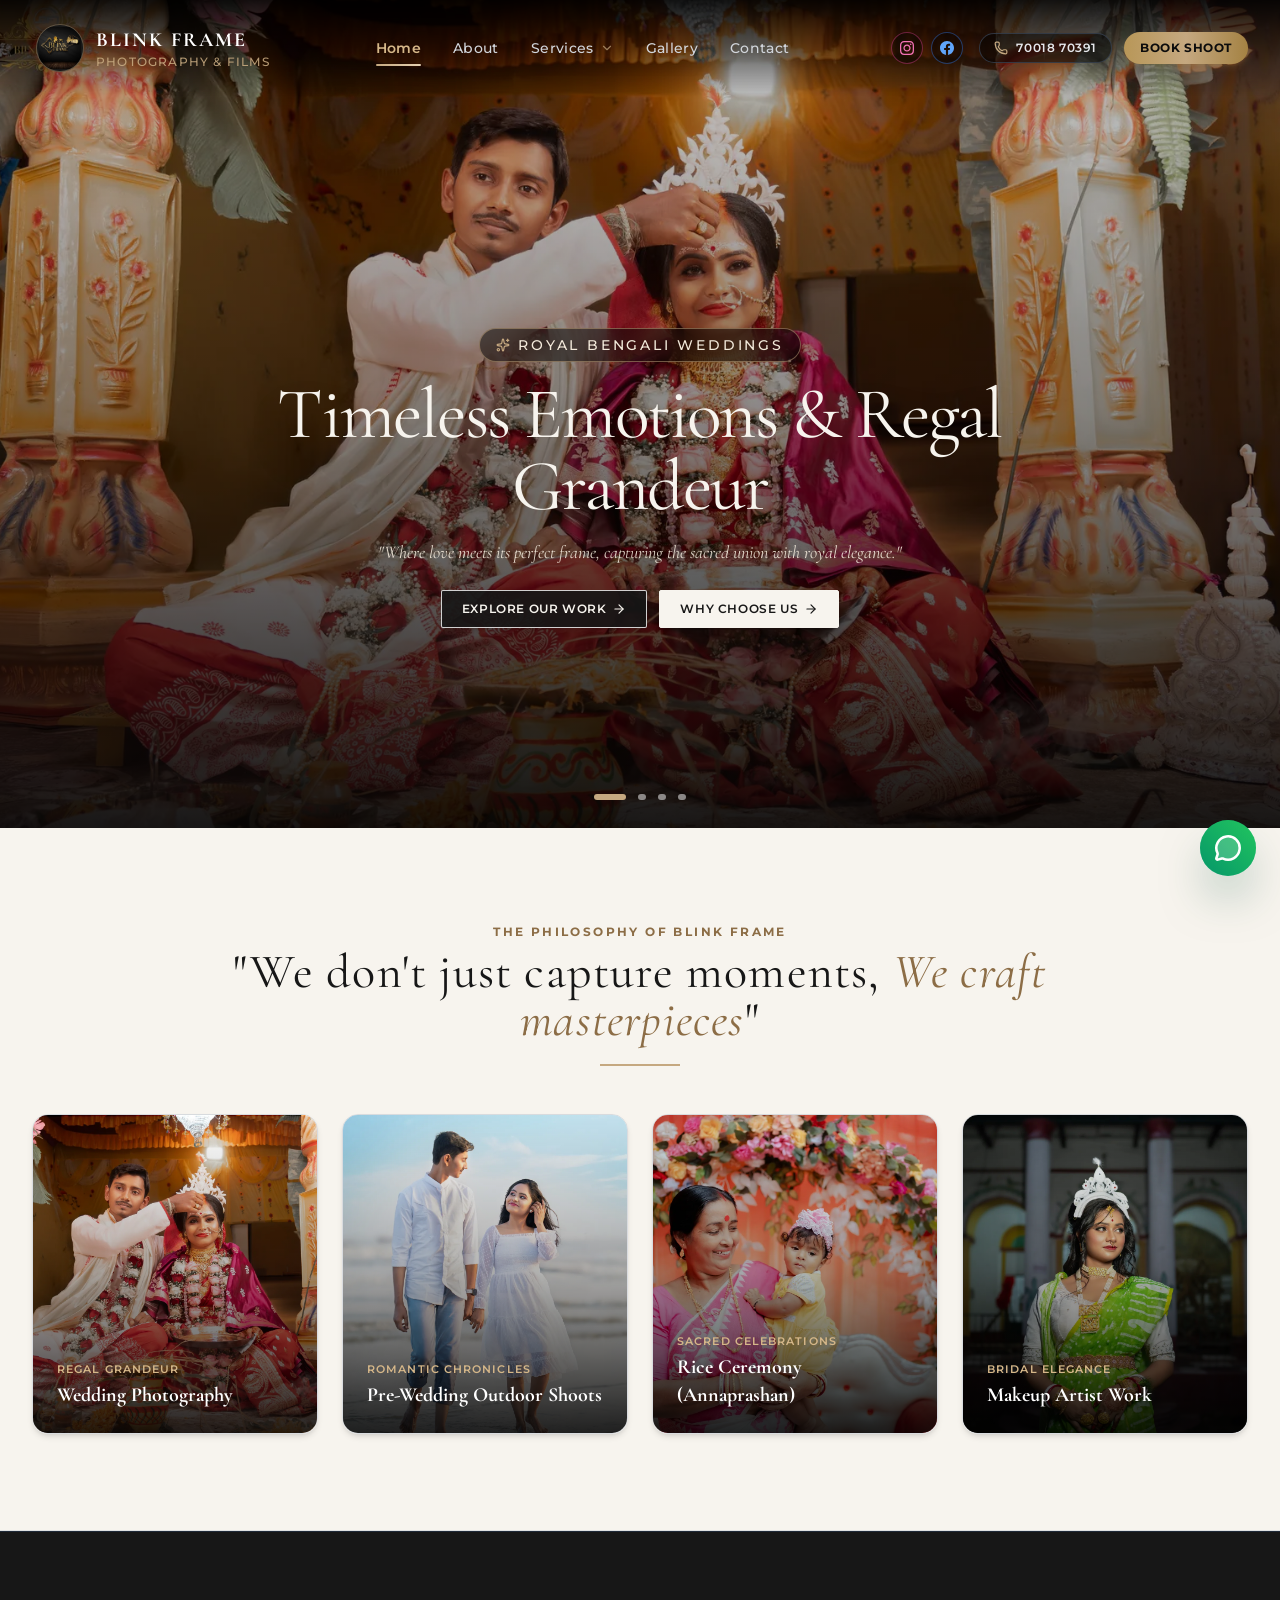
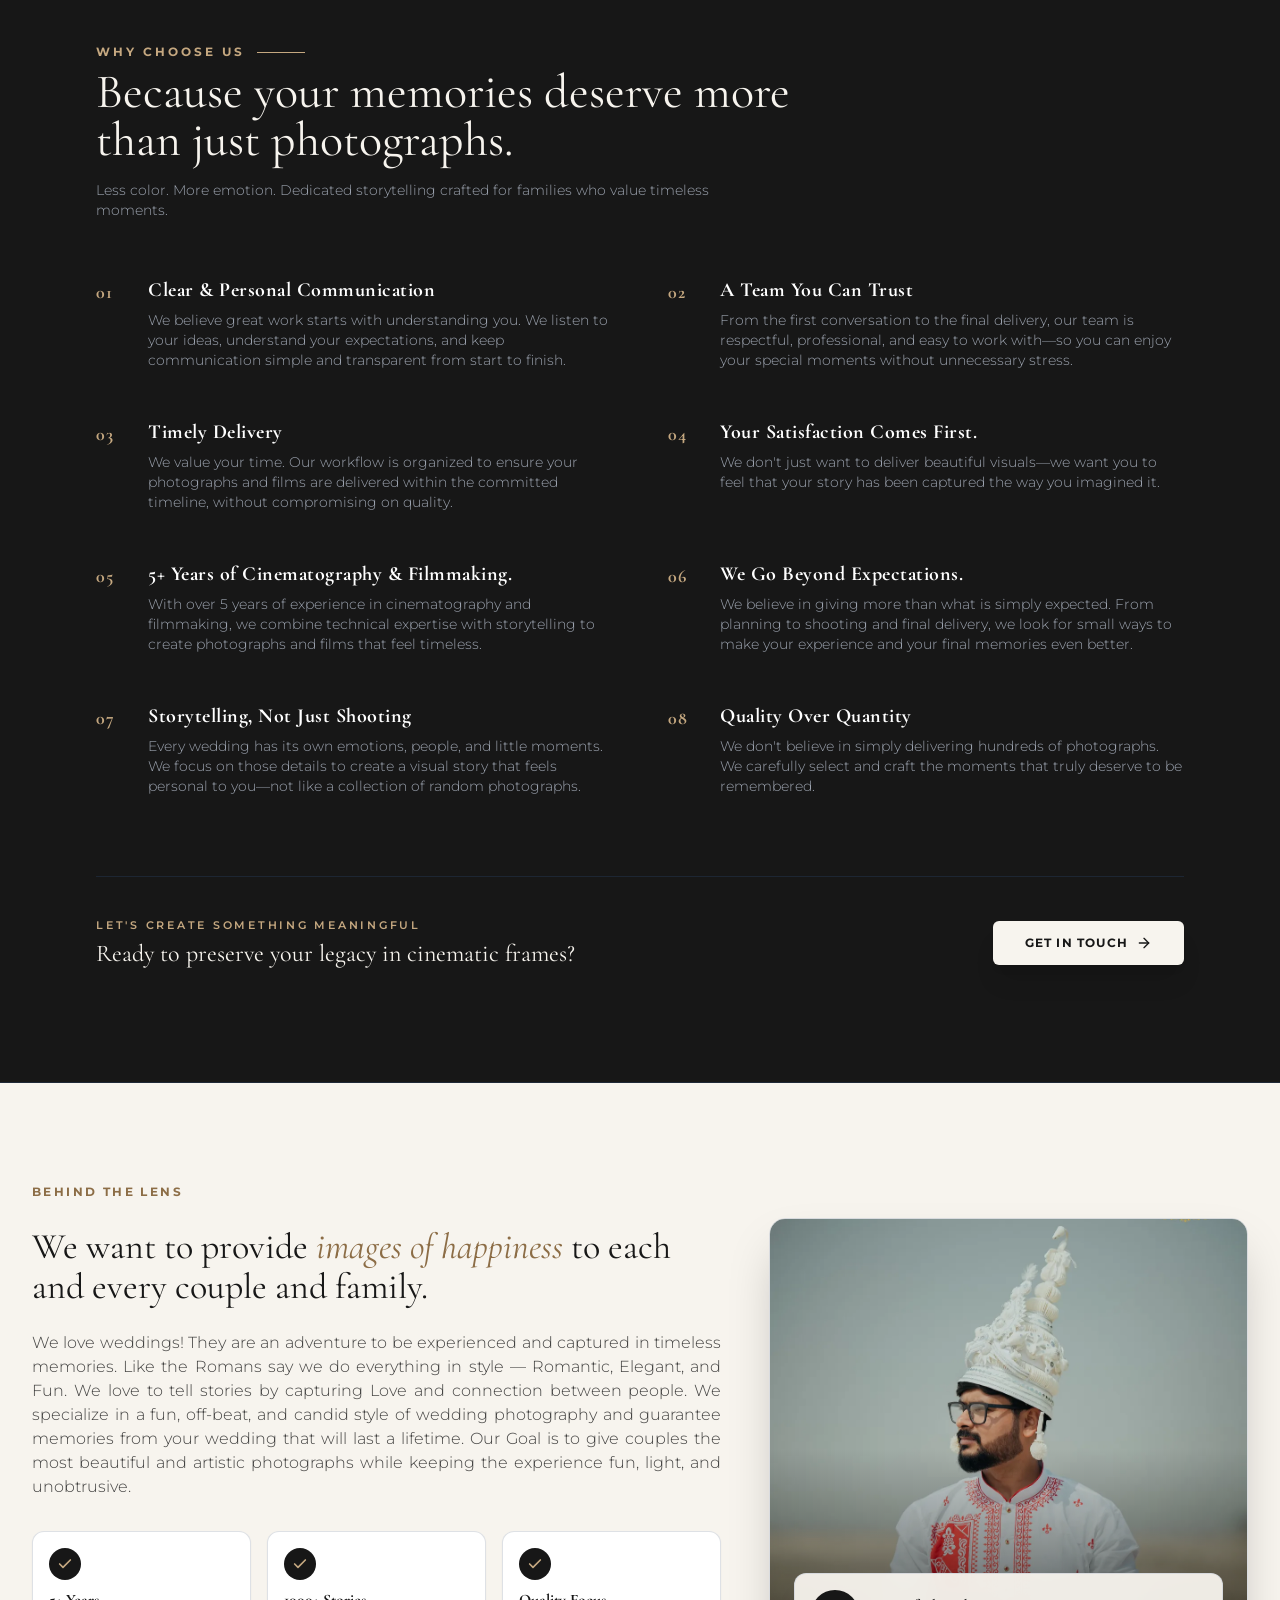
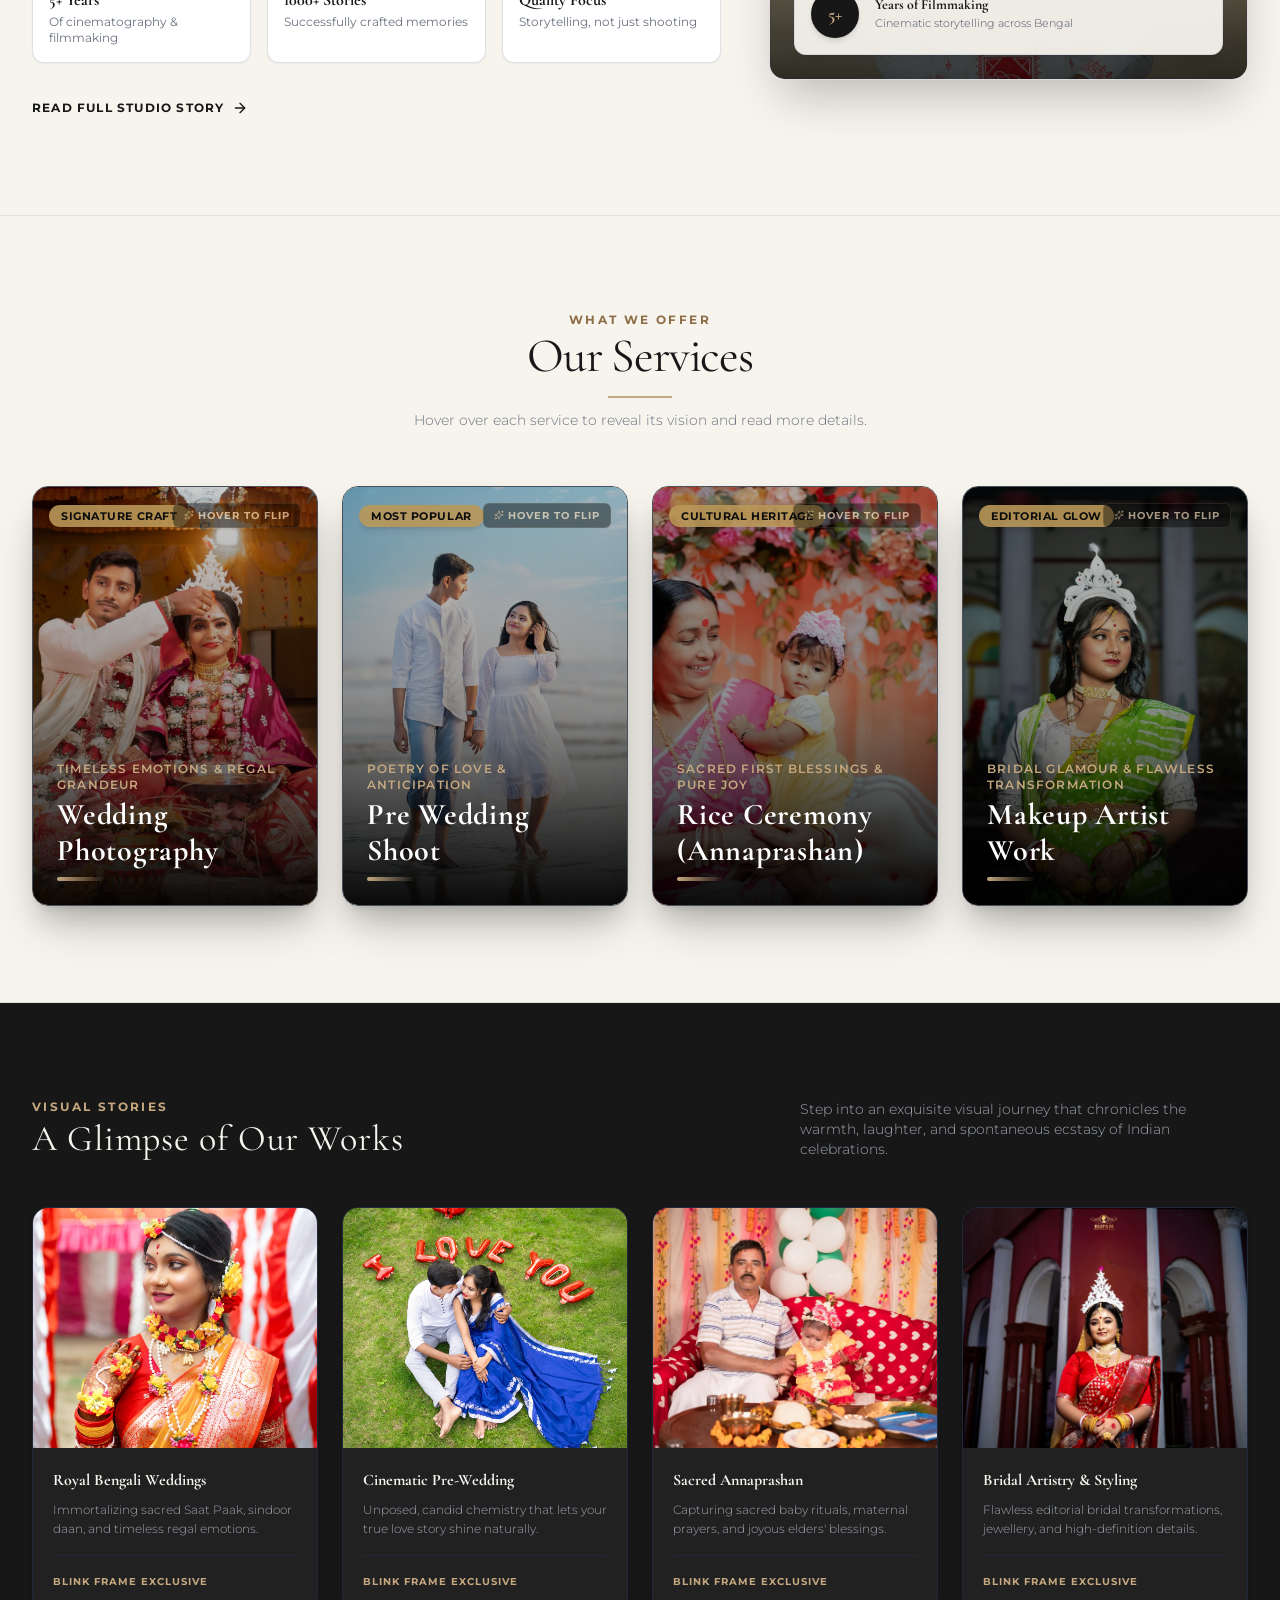
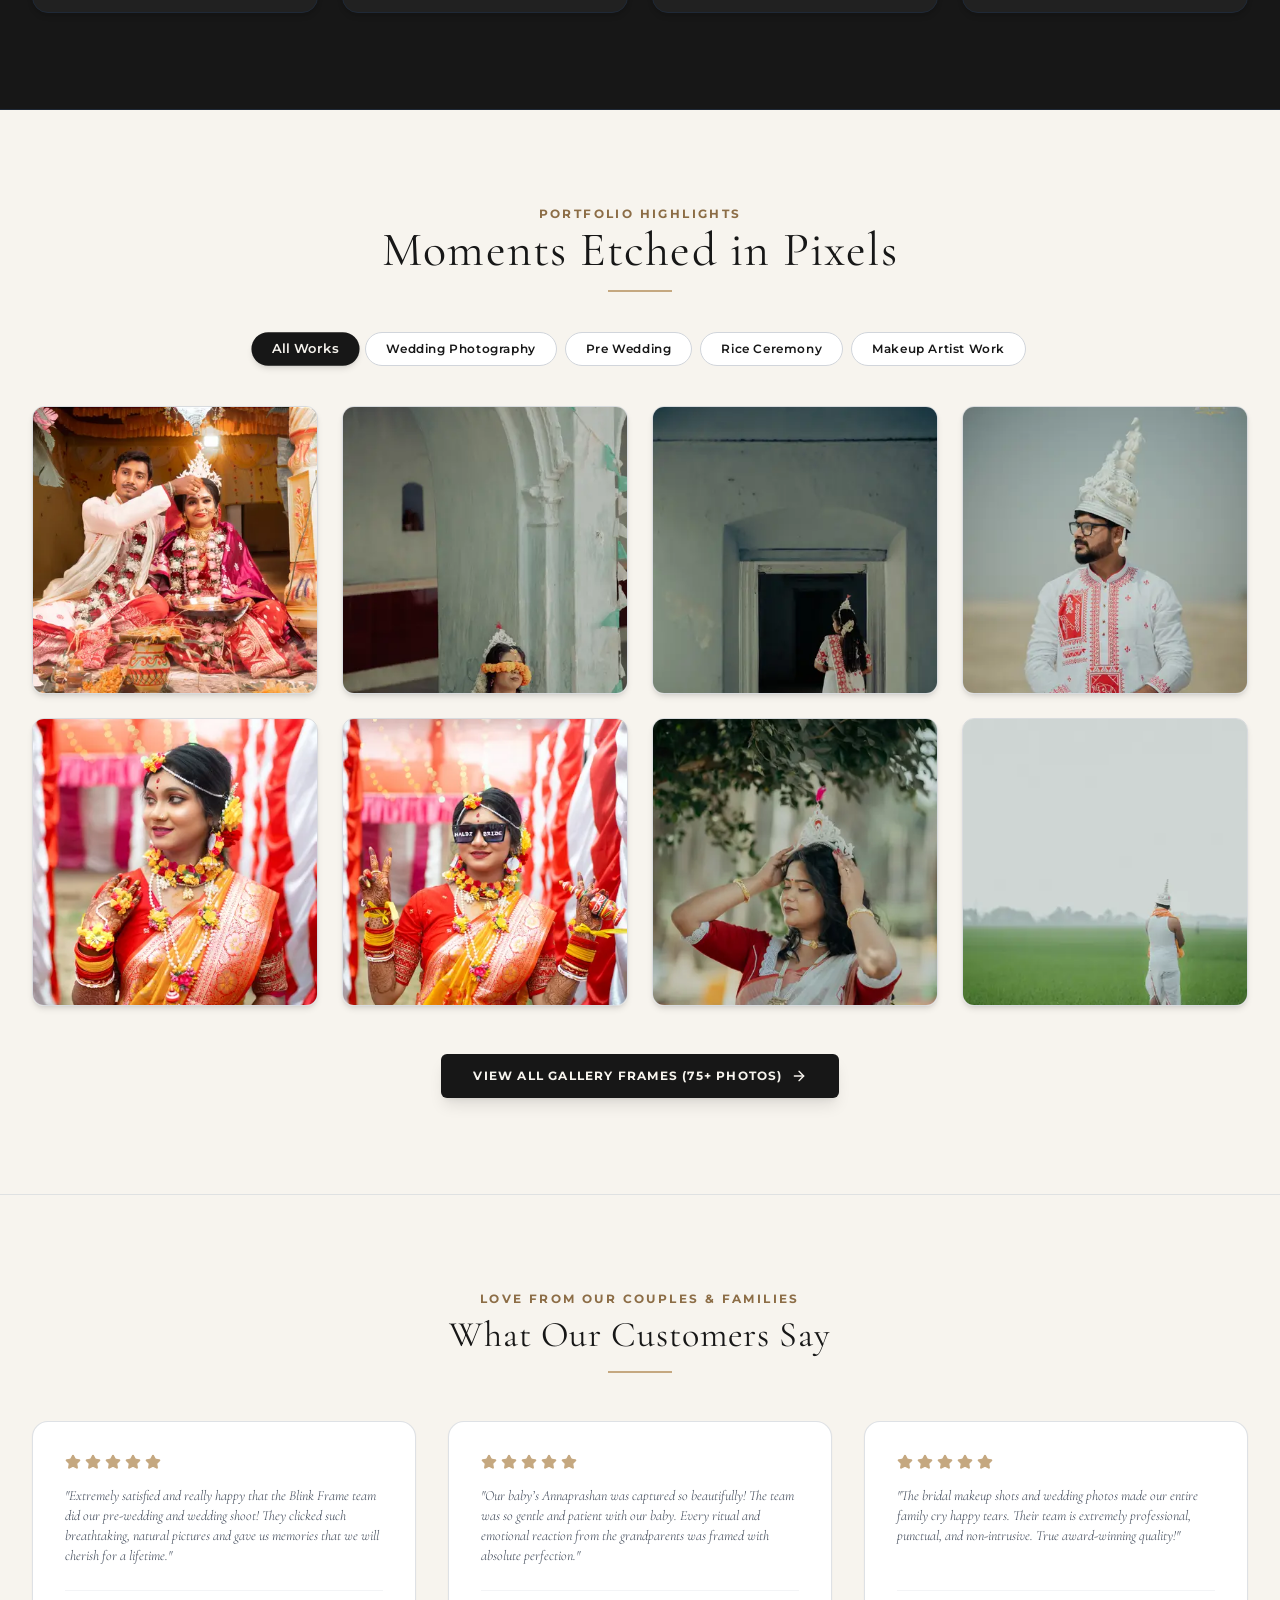
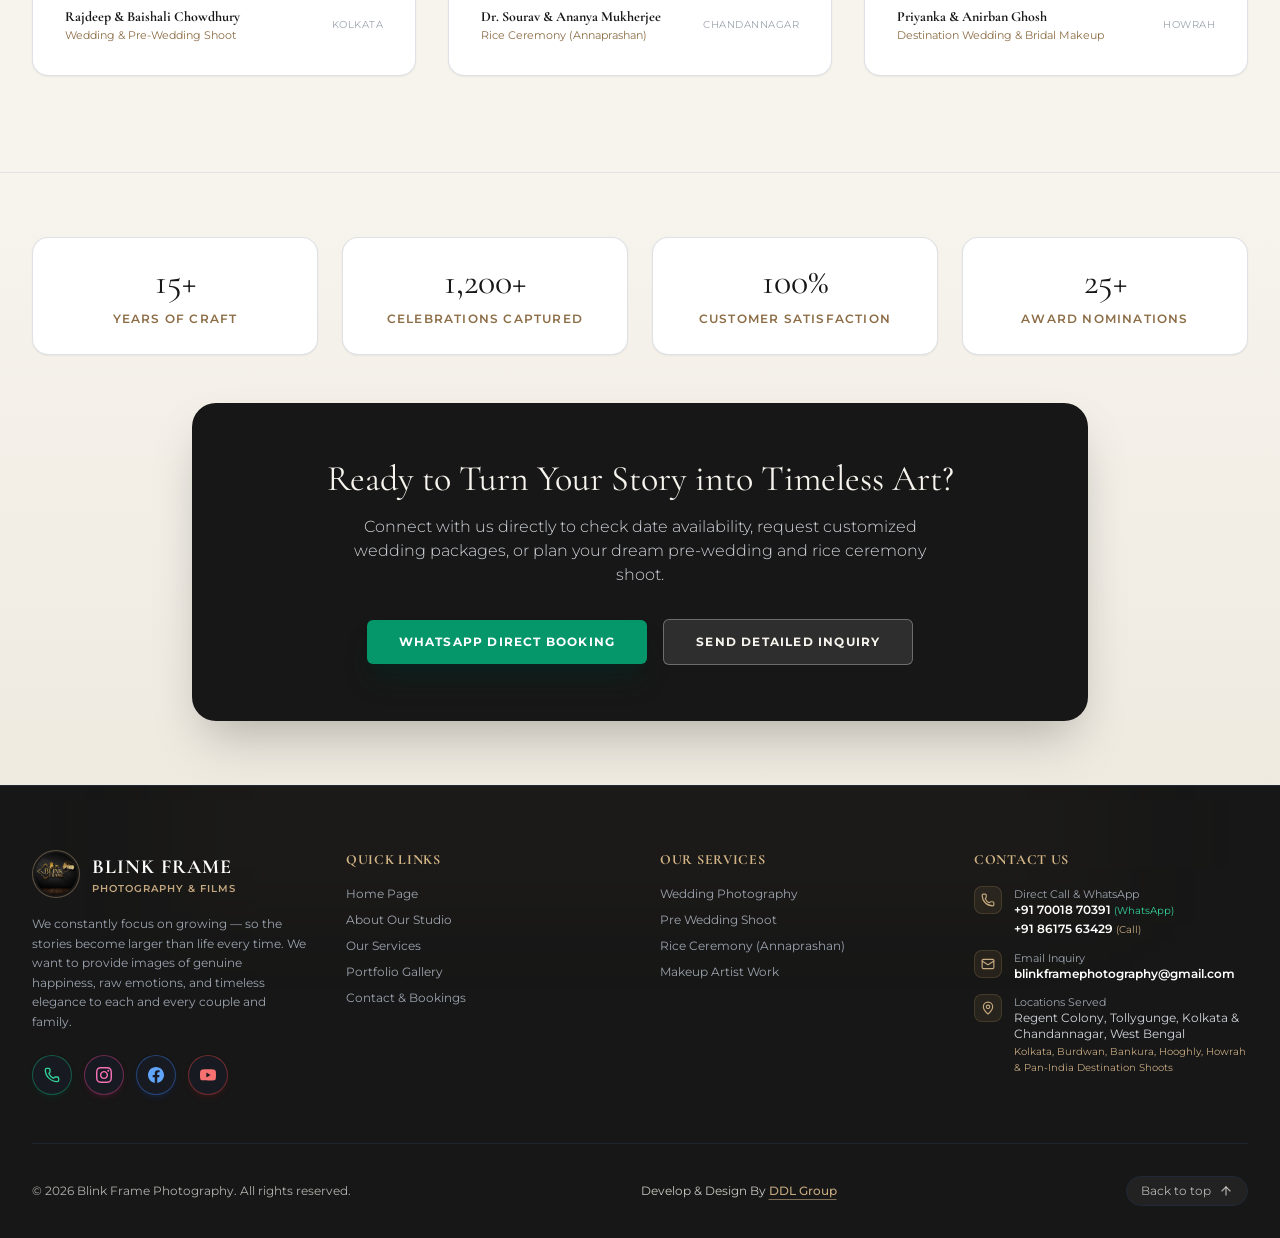
<file: index.html>
<!DOCTYPE html>
<html lang="en" class="scroll-smooth">
<head>
  <meta charset="UTF-8" />
  <meta name="viewport" content="width=device-width, initial-scale=1.0" />
  <title>Blink Frame Photography | Best Wedding, Pre-Wedding & Rice Ceremony Photographer Kolkata</title>
  <meta name="description" content="Award-winning wedding, pre-wedding, and traditional Bengali rice ceremony (Annaprashan) photography & cinematic films in Kolkata, Hooghly & West Bengal. Book dates: +91 70018 70391." />
  <meta name="keywords" content="wedding photographer kolkata, best wedding photographer in kolkata, pre wedding shoot kolkata, rice ceremony photography kolkata, annaprashan photographer kolkata, bengali wedding photography, candid photographer kolkata, cinematic wedding film kolkata, blink frame photography" />
  <meta name="author" content="Blink Frame Photography" />
  <meta name="robots" content="index, follow, max-image-preview:large, max-snippet:-1, max-video-preview:-1" />
  <meta name="googlebot" content="index, follow, max-snippet:-1, max-image-preview:large, max-video-preview:-1" />
  <meta name="bingbot" content="index, follow, max-snippet:-1, max-image-preview:large, max-video-preview:-1" />
  
  <!-- Canonical URL -->
  <link rel="canonical" href="https://blinkframephotography.in/" />

  <!-- Local & Geo SEO Tags -->
  <meta name="geo.region" content="IN-WB" />
  <meta name="geo.placename" content="Kolkata, West Bengal, India" />
  <meta name="geo.position" content="22.5726;88.3639" />
  <meta name="ICBM" content="22.5726, 88.3639" />

  <!-- Open Graph / Facebook / WhatsApp -->
  <meta property="og:site_name" content="Blink Frame Photography" />
  <meta property="og:type" content="website" />
  <meta property="og:url" content="https://blinkframephotography.in/" />
  <meta property="og:title" content="Blink Frame Photography | Wedding, Pre-Wedding & Rice Ceremony Films Kolkata" />
  <meta property="og:description" content="We don't stage emotions. We let them breathe. Premium Bengali wedding, pre-wedding, and Annaprashan photography studio in Kolkata & Hooghly." />
  <meta property="og:image" content="https://blinkframephotography.in/images/prewedding/prewedding_01.webp" />
  <meta property="og:image:secure_url" content="https://blinkframephotography.in/images/prewedding/prewedding_01.webp" />
  <meta property="og:image:width" content="1200" />
  <meta property="og:image:height" content="800" />
  <meta property="og:image:alt" content="Blink Frame Photography - Romantic Pre-Wedding Photoshoot in Kolkata" />
  <meta property="og:locale" content="en_IN" />

  <!-- Twitter Cards -->
  <meta name="twitter:card" content="summary_large_image" />
  <meta name="twitter:url" content="https://blinkframephotography.in/" />
  <meta name="twitter:title" content="Blink Frame Photography | Kolkata Wedding & Pre-Wedding Specialists" />
  <meta name="twitter:description" content="Award-winning wedding, pre-wedding & rice ceremony photoshoot studio in Kolkata. Direct WhatsApp: +91 70018 70391." />
  <meta name="twitter:image" content="https://blinkframephotography.in/images/prewedding/prewedding_01.webp" />

  <!-- Favicons -->
  <link rel="icon" type="image/webp" href="/logo.webp" />
  <link rel="apple-touch-icon" href="/logo.webp" />
  <meta name="theme-color" content="#F7F4EE" />

  <!-- Resource Preconnects for Core Web Vitals (Fast LCP) -->
  <link rel="preconnect" href="https://fonts.googleapis.com" />
  <link rel="preconnect" href="https://fonts.gstatic.com" crossorigin />
  <link rel="preload" as="image" href="/logo.webp" type="image/webp" fetchpriority="high" />
  
  <!-- Google Fonts: Cinzel & Montserrat & Cormorant Garamond -->
  <link href="https://fonts.googleapis.com/css2?family=Cinzel:wght@400;600;700;800;900&family=Cormorant+Garamond:ital,wght@0,400;0,600;0,700;1,400&family=Montserrat:wght@300;400;500;600;700&display=swap" rel="stylesheet" />

  <!-- Structured Data / JSON-LD: PhotographyBusiness & WebSite -->
  <script type="application/ld+json">
  {
    "@context": "https://schema.org",
    "@graph": [
      {
        "@type": ["PhotographyBusiness", "LocalBusiness"],
        "@id": "https://blinkframephotography.in/#organization",
        "name": "Blink Frame Photography",
        "alternateName": ["Blink Frame Photo & Films", "BlinkFrame Photography"],
        "url": "https://blinkframephotography.in/",
        "logo": {
          "@type": "ImageObject",
          "url": "https://blinkframephotography.in/logo.webp",
          "caption": "Blink Frame Photography Logo"
        },
        "image": "https://blinkframephotography.in/images/prewedding/prewedding_01.webp",
        "description": "Award-winning wedding, pre-wedding, and traditional Bengali rice ceremony (Annaprashan) photography studio in Kolkata, Hooghly, and all West Bengal.",
        "telephone": "+91-7001870391",
        "email": "blinkframephotography@gmail.com",
        "address": {
          "@type": "PostalAddress",
          "streetAddress": "Grand Trunk Road, Chandannagar",
          "addressLocality": "Kolkata / Hooghly",
          "addressRegion": "West Bengal",
          "postalCode": "712136",
          "addressCountry": "IN"
        },
        "geo": {
          "@type": "GeoCoordinates",
          "latitude": 22.5726,
          "longitude": 88.3639
        },
        "openingHoursSpecification": {
          "@type": "OpeningHoursSpecification",
          "dayOfWeek": [
            "Monday",
            "Tuesday",
            "Wednesday",
            "Thursday",
            "Friday",
            "Saturday",
            "Sunday"
          ],
          "opens": "09:00",
          "closes": "21:00"
        },
        "priceRange": "₹₹ - ₹₹₹",
        "currenciesAccepted": "INR",
        "paymentAccepted": "Cash, UPI, Net Banking, Credit Card",
        "areaServed": [
          { "@type": "City", "name": "Kolkata" },
          { "@type": "City", "name": "Hooghly" },
          { "@type": "City", "name": "Howrah" },
          { "@type": "City", "name": "Chandannagar" },
          { "@type": "State", "name": "West Bengal" }
        ],
        "sameAs": [
          "https://www.instagram.com/blink_frame_photography_/",
          "https://www.facebook.com/share/1JSU8QkjJF/",
          "https://www.youtube.com/@blinkframephotography"
        ],
        "aggregateRating": {
          "@type": "AggregateRating",
          "ratingValue": "4.9",
          "bestRating": "5",
          "worstRating": "1",
          "ratingCount": "184",
          "reviewCount": "184"
        }
      },
      {
        "@type": "WebSite",
        "@id": "https://blinkframephotography.in/#website",
        "url": "https://blinkframephotography.in/",
        "name": "Blink Frame Photography",
        "publisher": {
          "@id": "https://blinkframephotography.in/#organization"
        },
        "inLanguage": "en-IN"
      }
    ]
  }
  </script>
  <script type="module" crossorigin src="/assets/main-BsfXVjH-.js"></script>
  <link rel="stylesheet" crossorigin href="/assets/main-BEPhd23z.css">
</head>
<body class="bg-[#F7F4EE] text-[#171717] font-sans antialiased selection:bg-[#C5A880] selection:text-[#171717] overflow-x-hidden">
  <div id="root"></div>
</body>
</html>
</file>
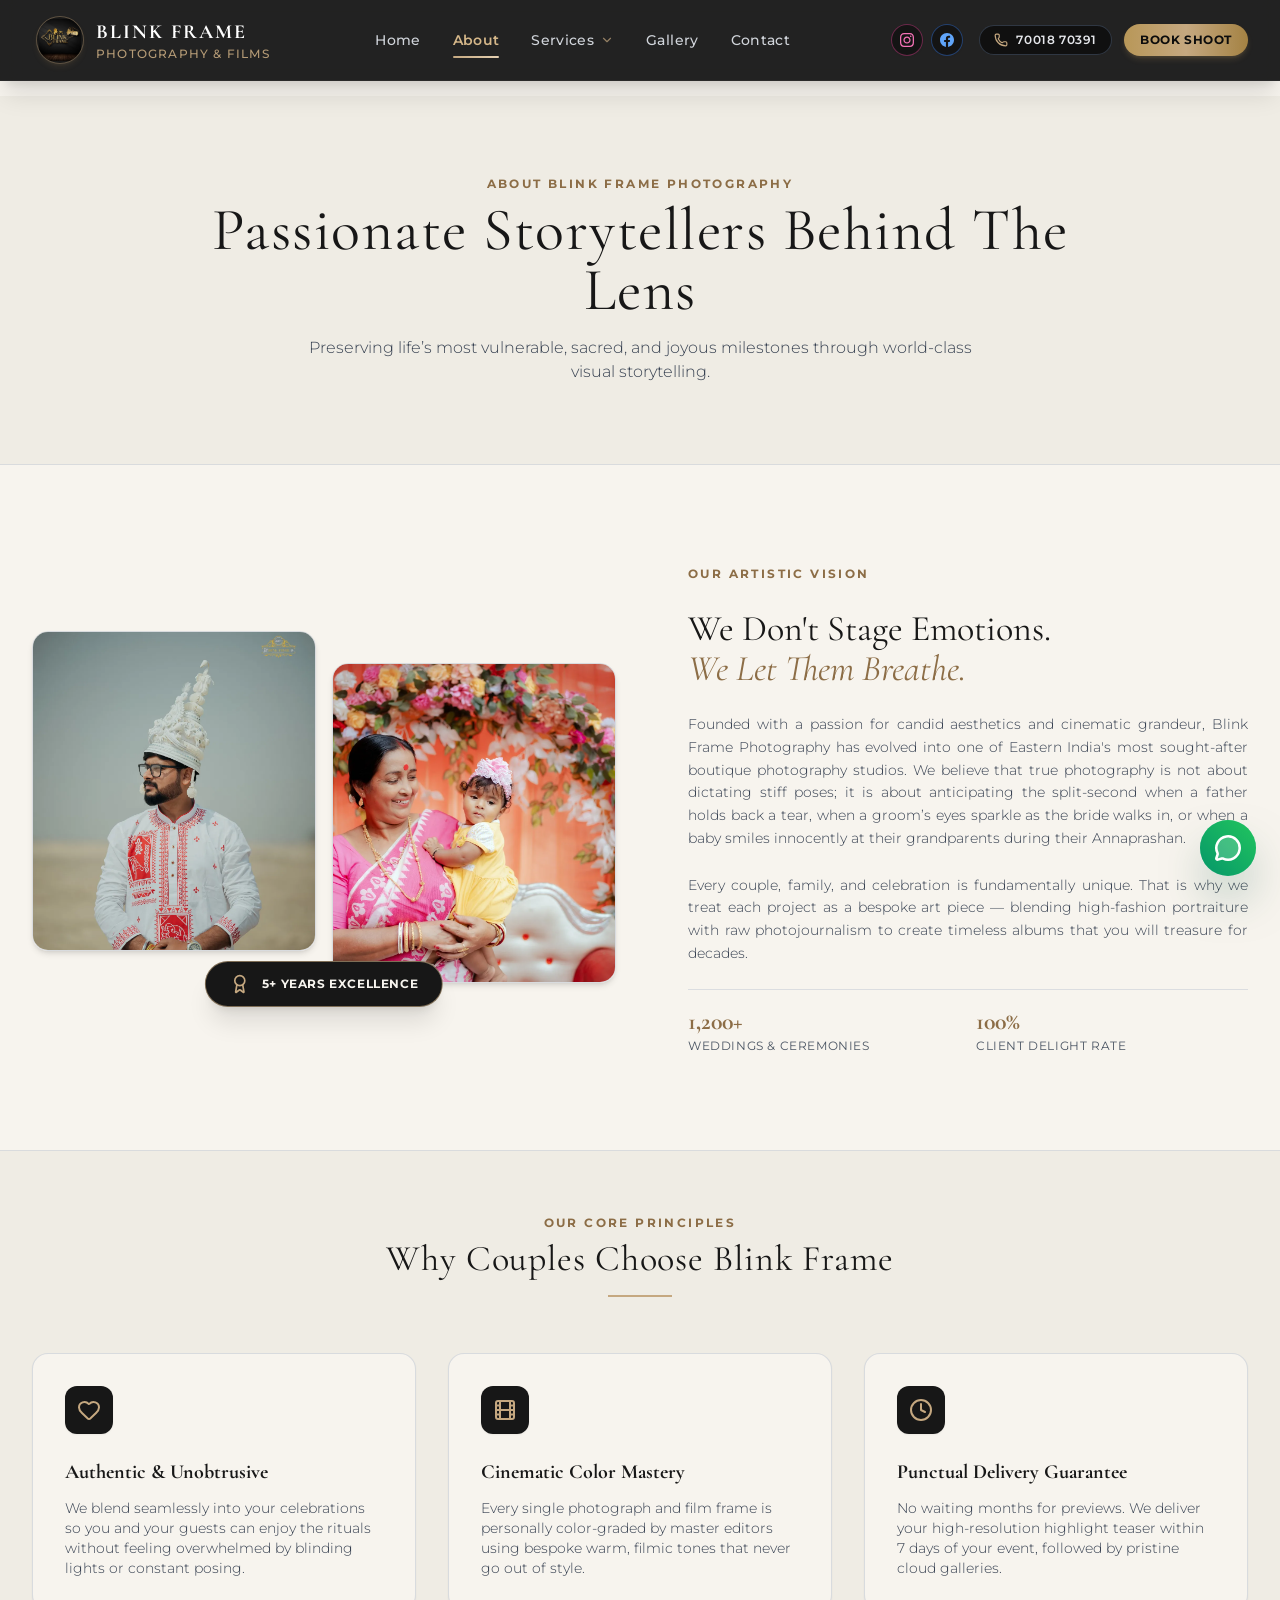
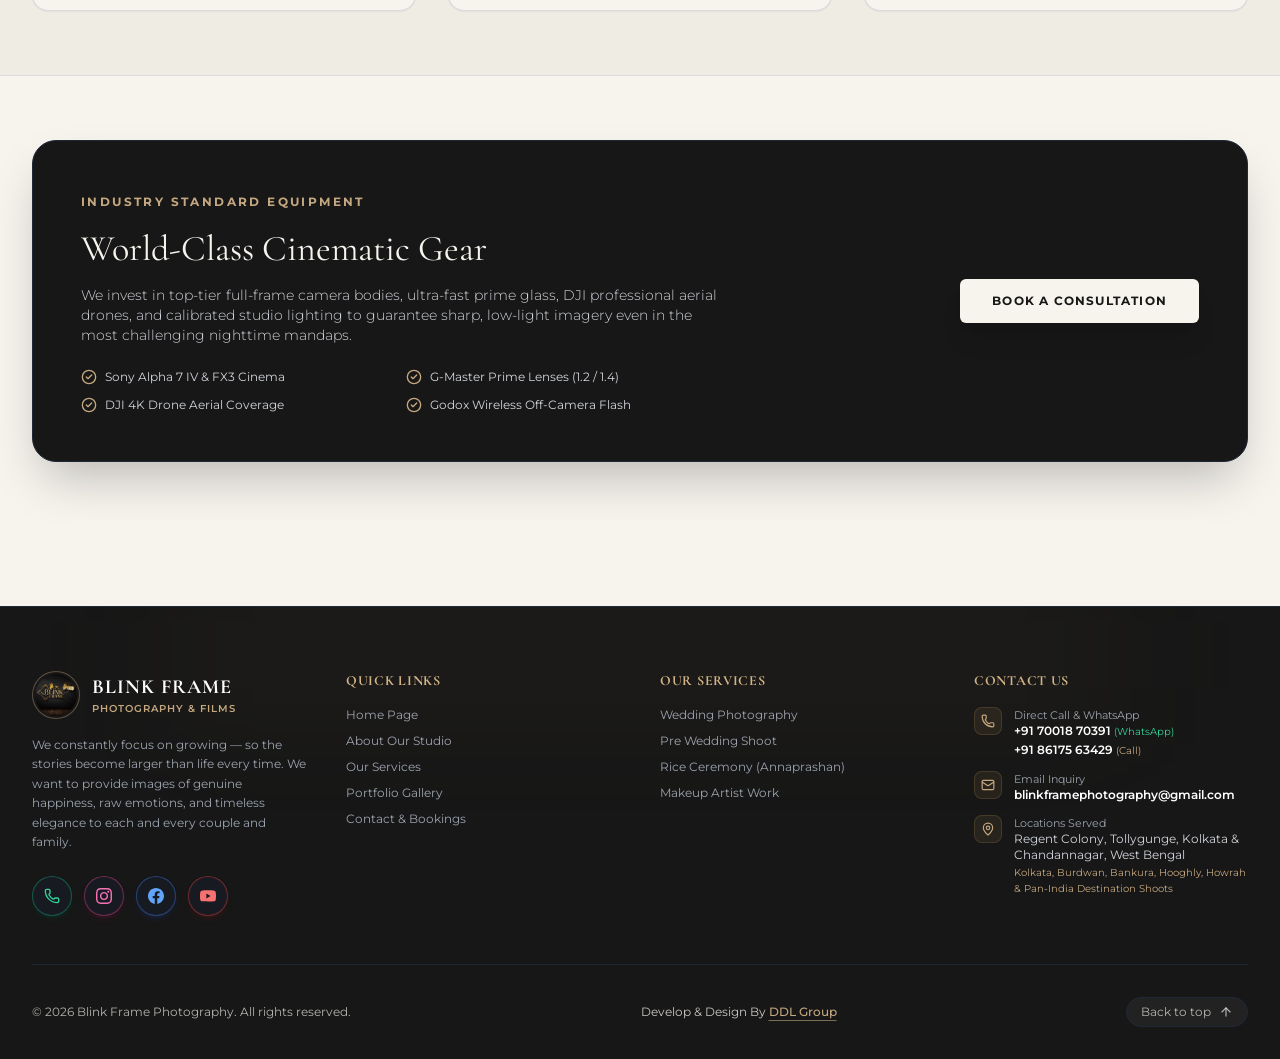
<file: about.html>
<!DOCTYPE html>
<html lang="en" class="scroll-smooth">
<head>
  <meta charset="UTF-8" />
  <meta name="viewport" content="width=device-width, initial-scale=1.0" />
  <title>About Us | Blink Frame Photography — Wedding & Cinematic Films Studio Kolkata</title>
  <meta name="description" content="Discover Blink Frame Photography. Over 15 years capturing emotional Bengali weddings, royal pre-weddings, and rice ceremonies with Sony Cinema Line gear across Kolkata & Hooghly." />
  <meta name="keywords" content="about blink frame photography, wedding photographer team kolkata, professional photographer hooghly, bengali wedding cinema team, candid photographers bengal" />
  <meta name="author" content="Blink Frame Photography" />
  <meta name="robots" content="index, follow, max-image-preview:large, max-snippet:-1, max-video-preview:-1" />
  <meta name="googlebot" content="index, follow, max-snippet:-1, max-image-preview:large, max-video-preview:-1" />

  <!-- Canonical URL -->
  <link rel="canonical" href="https://blinkframephotography.in/about.html" />

  <!-- Local & Geo SEO Tags -->
  <meta name="geo.region" content="IN-WB" />
  <meta name="geo.placename" content="Kolkata, West Bengal, India" />
  <meta name="geo.position" content="22.5726;88.3639" />
  <meta name="ICBM" content="22.5726, 88.3639" />

  <!-- Open Graph -->
  <meta property="og:site_name" content="Blink Frame Photography" />
  <meta property="og:type" content="article" />
  <meta property="og:url" content="https://blinkframephotography.in/about.html" />
  <meta property="og:title" content="About Us | Blink Frame Photography — Our Story & Craft" />
  <meta property="og:description" content="We don't stage emotions. We let them breathe. Meet the passionate artists behind Blink Frame Photography." />
  <meta property="og:image" content="https://blinkframephotography.in/images/prewedding/prewedding_02.webp" />
  <meta property="og:image:width" content="1200" />
  <meta property="og:image:height" content="800" />
  <meta property="og:image:alt" content="Blink Frame Photography Team" />
  <meta property="og:locale" content="en_IN" />

  <!-- Twitter Card -->
  <meta name="twitter:card" content="summary_large_image" />
  <meta name="twitter:url" content="https://blinkframephotography.in/about.html" />
  <meta name="twitter:title" content="About Blink Frame Photography | Wedding Studio Kolkata" />
  <meta name="twitter:description" content="Learn about our 15+ years journey, cinematic equipment, and authentic storytelling approach." />
  <meta name="twitter:image" content="https://blinkframephotography.in/images/prewedding/prewedding_02.webp" />

  <link rel="icon" type="image/webp" href="/logo.webp" />
  <link rel="apple-touch-icon" href="/logo.webp" />
  <meta name="theme-color" content="#F7F4EE" />

  <link rel="preconnect" href="https://fonts.googleapis.com" />
  <link rel="preconnect" href="https://fonts.gstatic.com" crossorigin />
  <link href="https://fonts.googleapis.com/css2?family=Cinzel:wght@400;600;700;800;900&family=Cormorant+Garamond:ital,wght@0,400;0,600;0,700;1,400&family=Montserrat:wght@300;400;500;600;700&display=swap" rel="stylesheet" />

  <!-- JSON-LD: AboutPage & BreadcrumbList -->
  <script type="application/ld+json">
  {
    "@context": "https://schema.org",
    "@graph": [
      {
        "@type": "AboutPage",
        "@id": "https://blinkframephotography.in/about.html#webpage",
        "url": "https://blinkframephotography.in/about.html",
        "name": "About Us - Blink Frame Photography",
        "description": "The creative journey, gear, and storytelling philosophy of Blink Frame Photography.",
        "isPartOf": {
          "@type": "WebSite",
          "@id": "https://blinkframephotography.in/#website"
        }
      },
      {
        "@type": "BreadcrumbList",
        "@id": "https://blinkframephotography.in/about.html#breadcrumbs",
        "itemListElement": [
          {
            "@type": "ListItem",
            "position": 1,
            "name": "Home",
            "item": "https://blinkframephotography.in/"
          },
          {
            "@type": "ListItem",
            "position": 2,
            "name": "About Us",
            "item": "https://blinkframephotography.in/about.html"
          }
        ]
      }
    ]
  }
  </script>
  <script type="module" crossorigin src="/assets/main-BsfXVjH-.js"></script>
  <link rel="stylesheet" crossorigin href="/assets/main-BEPhd23z.css">
</head>
<body class="bg-[#F7F4EE] text-[#171717] font-sans antialiased selection:bg-[#C5A880] selection:text-[#171717] overflow-x-hidden">
  <div id="root"></div>
</body>
</html>
</file>
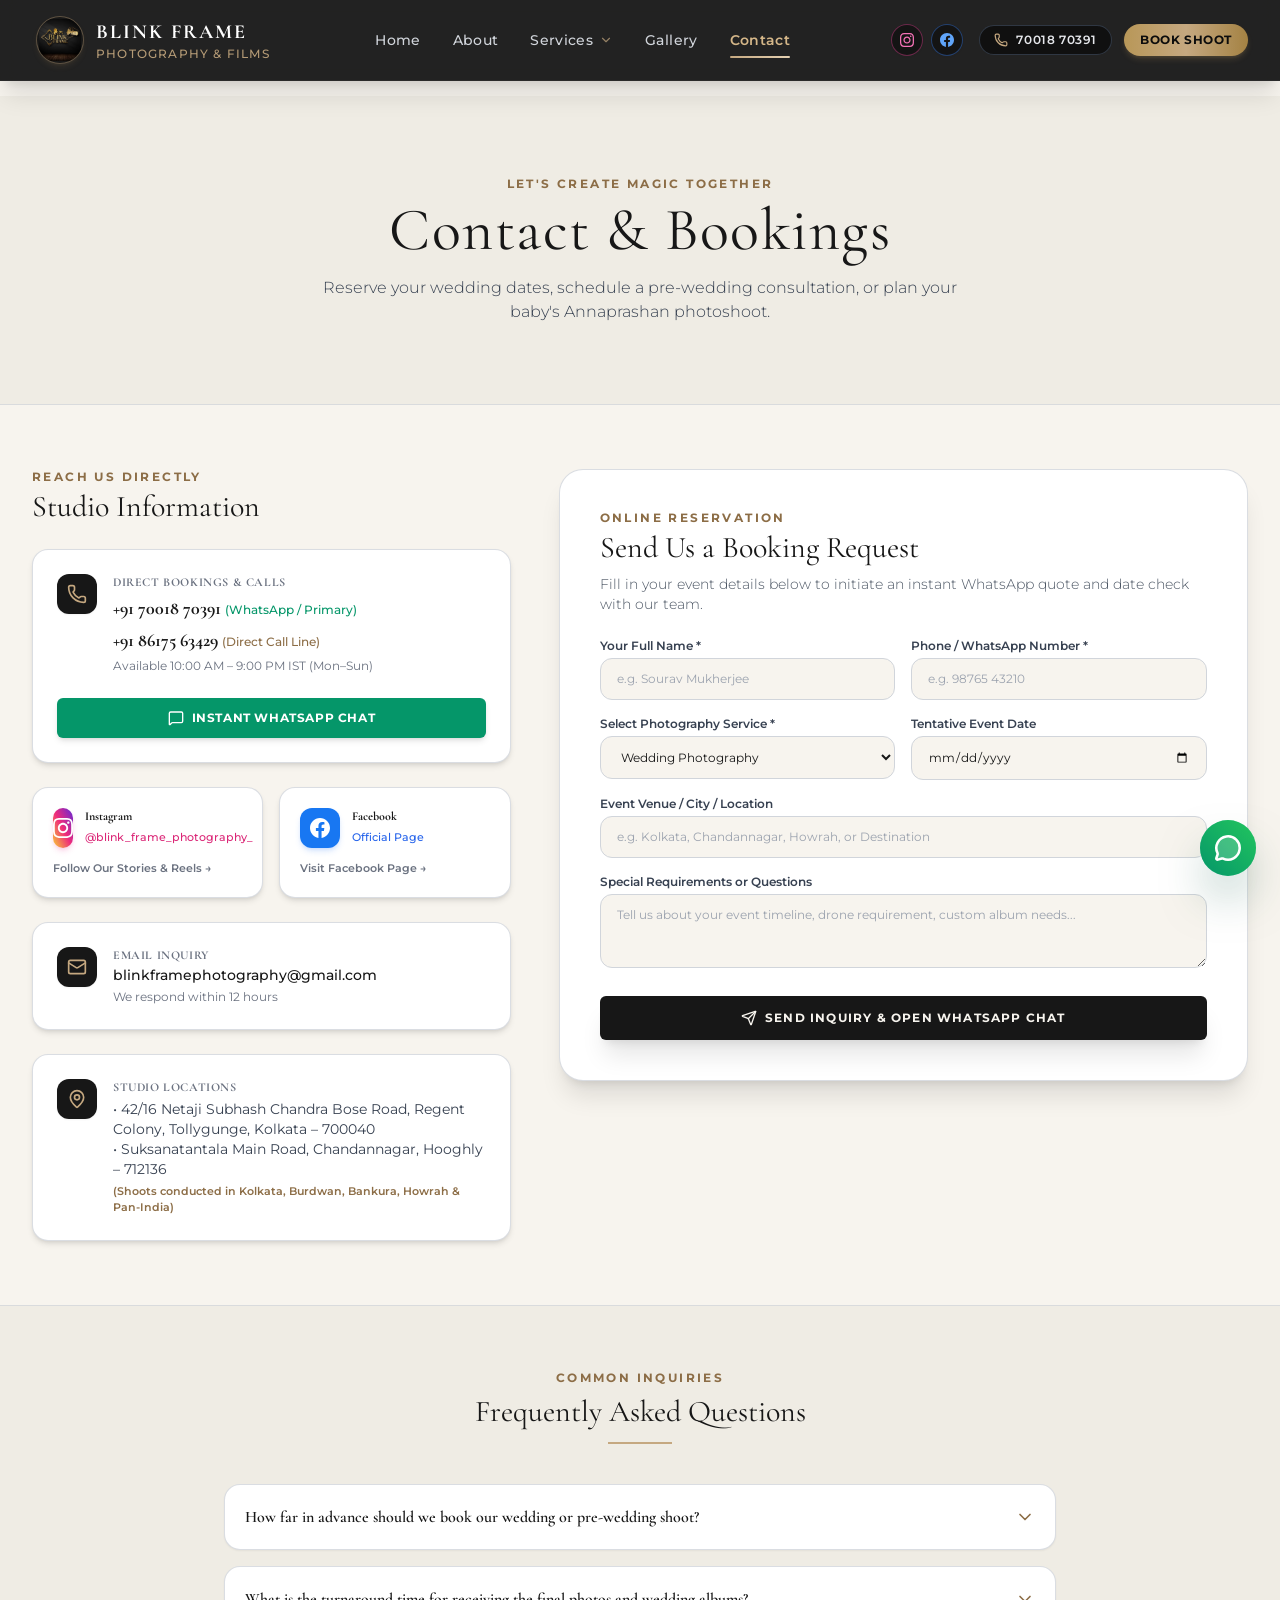
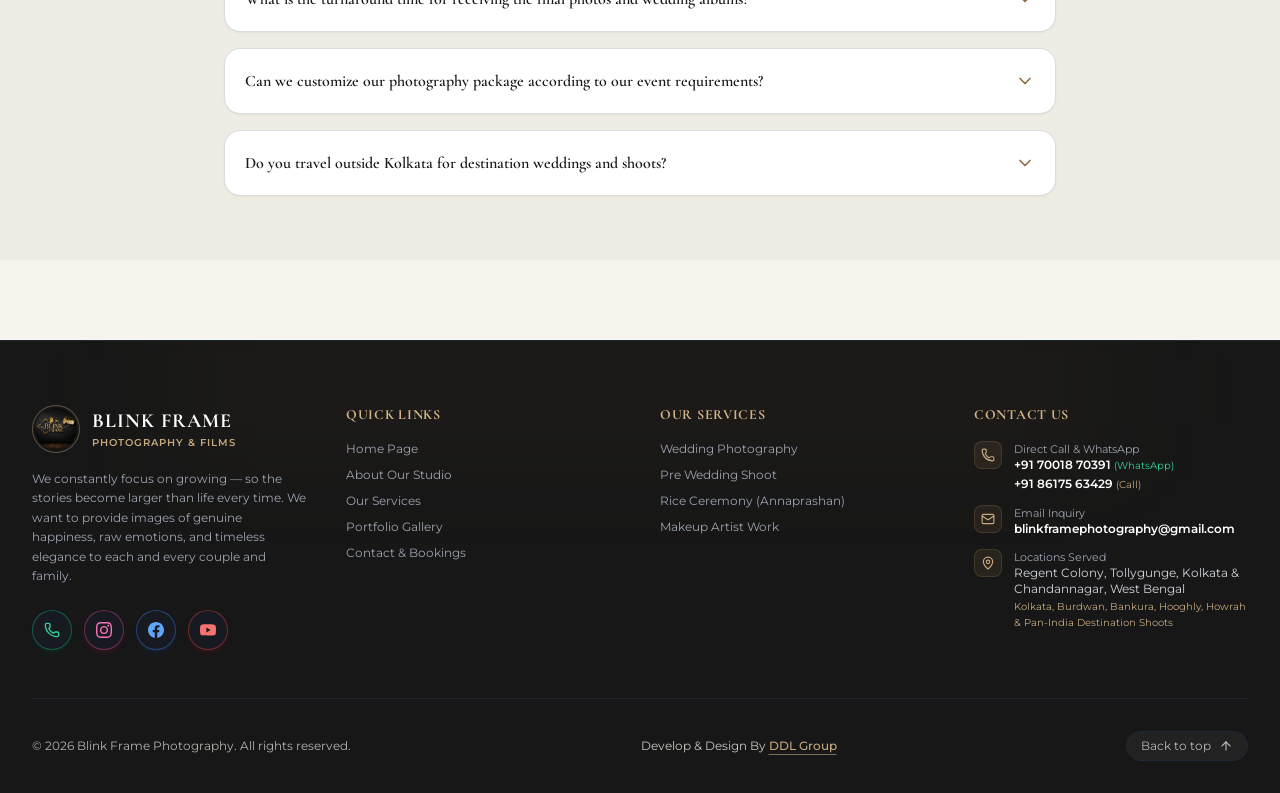
<file: contact.html>
<!DOCTYPE html>
<html lang="en" class="scroll-smooth">
<head>
  <meta charset="UTF-8" />
  <meta name="viewport" content="width=device-width, initial-scale=1.0" />
  <title>Contact & Bookings | Blink Frame Photography — Wedding Photographers Kolkata</title>
  <meta name="description" content="Reserve your wedding, pre-wedding, or rice ceremony photoshoot with Blink Frame Photography. Instant WhatsApp booking: +91 70018 70391. Quick quotes & date availability." />
  <meta name="keywords" content="contact wedding photographer kolkata, book pre wedding shoot kolkata, rice ceremony photographer phone number, blink frame contact, wedding photoshoot booking hooghly" />
  <meta name="author" content="Blink Frame Photography" />
  <meta name="robots" content="index, follow, max-image-preview:large, max-snippet:-1, max-video-preview:-1" />
  <meta name="googlebot" content="index, follow, max-snippet:-1, max-image-preview:large, max-video-preview:-1" />

  <!-- Canonical URL -->
  <link rel="canonical" href="https://blinkframephotography.in/contact.html" />

  <!-- Local & Geo SEO Tags -->
  <meta name="geo.region" content="IN-WB" />
  <meta name="geo.placename" content="Kolkata, West Bengal, India" />
  <meta name="geo.position" content="22.5726;88.3639" />
  <meta name="ICBM" content="22.5726, 88.3639" />

  <!-- Open Graph -->
  <meta property="og:site_name" content="Blink Frame Photography" />
  <meta property="og:type" content="website" />
  <meta property="og:url" content="https://blinkframephotography.in/contact.html" />
  <meta property="og:title" content="Contact & Bookings | Blink Frame Photography Kolkata" />
  <meta property="og:description" content="Reserve your dates with Blink Frame Photography. WhatsApp: +91 70018 70391 | Direct Call: +91 86175 63429." />
  <meta property="og:image" content="https://blinkframephotography.in/images/wedding/wedding_01.webp" />
  <meta property="og:image:width" content="1200" />
  <meta property="og:image:height" content="800" />
  <meta property="og:image:alt" content="Contact Blink Frame Photography" />
  <meta property="og:locale" content="en_IN" />

  <!-- Twitter Card -->
  <meta name="twitter:card" content="summary_large_image" />
  <meta name="twitter:url" content="https://blinkframephotography.in/contact.html" />
  <meta name="twitter:title" content="Book Blink Frame Photography | Kolkata & Hooghly" />
  <meta name="twitter:description" content="Direct WhatsApp date booking: +91 70018 70391. Quick packages and quotes." />
  <meta name="twitter:image" content="https://blinkframephotography.in/images/wedding/wedding_01.webp" />

  <link rel="icon" type="image/webp" href="/logo.webp" />
  <link rel="apple-touch-icon" href="/logo.webp" />
  <meta name="theme-color" content="#F7F4EE" />

  <link rel="preconnect" href="https://fonts.googleapis.com" />
  <link rel="preconnect" href="https://fonts.gstatic.com" crossorigin />
  <link href="https://fonts.googleapis.com/css2?family=Cinzel:wght@400;600;700;800;900&family=Cormorant+Garamond:ital,wght@0,400;0,600;0,700;1,400&family=Montserrat:wght@300;400;500;600;700&display=swap" rel="stylesheet" />

  <!-- JSON-LD: ContactPage, BreadcrumbList & FAQPage for Google Rich Snippets -->
  <script type="application/ld+json">
  {
    "@context": "https://schema.org",
    "@graph": [
      {
        "@type": "BreadcrumbList",
        "@id": "https://blinkframephotography.in/contact.html#breadcrumbs",
        "itemListElement": [
          {
            "@type": "ListItem",
            "position": 1,
            "name": "Home",
            "item": "https://blinkframephotography.in/"
          },
          {
            "@type": "ListItem",
            "position": 2,
            "name": "Contact",
            "item": "https://blinkframephotography.in/contact.html"
          }
        ]
      },
      {
        "@type": "ContactPage",
        "@id": "https://blinkframephotography.in/contact.html#webpage",
        "url": "https://blinkframephotography.in/contact.html",
        "name": "Contact & Booking - Blink Frame Photography",
        "mainEntity": {
          "@type": "PhotographyBusiness",
          "name": "Blink Frame Photography",
          "telephone": "+91-7001870391",
          "email": "blinkframephotography@gmail.com",
          "address": {
            "@type": "PostalAddress",
            "addressLocality": "Kolkata",
            "addressRegion": "West Bengal",
            "addressCountry": "IN"
          }
        }
      },
      {
        "@type": "FAQPage",
        "@id": "https://blinkframephotography.in/contact.html#faq",
        "mainEntity": [
          {
            "@type": "Question",
            "name": "How early should we book our wedding or photoshoot date?",
            "acceptedAnswer": {
              "@type": "Answer",
              "text": "Peak Bengali wedding and festival seasons (Nov-March) book out 6 to 12 months ahead. We recommend reserving your date as soon as your venue is finalized to ensure availability."
            }
          },
          {
            "@type": "Question",
            "name": "Do you cover destination weddings outside Kolkata?",
            "acceptedAnswer": {
              "@type": "Answer",
              "text": "Yes! We regularly travel across all districts of West Bengal, neighbouring states (Odisha, Bihar, Assam), and luxury destination venues across India."
            }
          },
          {
            "@type": "Question",
            "name": "What is the delivery timeline for photos and cinematic films?",
            "acceptedAnswer": {
              "@type": "Answer",
              "text": "We deliver a curated sneak peek of 15-20 color-graded photos within 48-72 hours. The complete high-resolution collection is delivered in 3-4 weeks, while cinematic video teasers and flush-mount photobooks are finalized in 6-8 weeks."
            }
          },
          {
            "@type": "Question",
            "name": "How do we confirm our booking with Blink Frame Photography?",
            "acceptedAnswer": {
              "@type": "Answer",
              "text": "You can reach us directly on WhatsApp at +91 70018 70391 or submit the booking form. A standard 25% date-locking advance confirms your schedule."
            }
          }
        ]
      }
    ]
  }
  </script>
  <script type="module" crossorigin src="/assets/main-BsfXVjH-.js"></script>
  <link rel="stylesheet" crossorigin href="/assets/main-BEPhd23z.css">
</head>
<body class="bg-[#F7F4EE] text-[#171717] font-sans antialiased selection:bg-[#C5A880] selection:text-[#171717] overflow-x-hidden">
  <div id="root"></div>
</body>
</html>
</file>
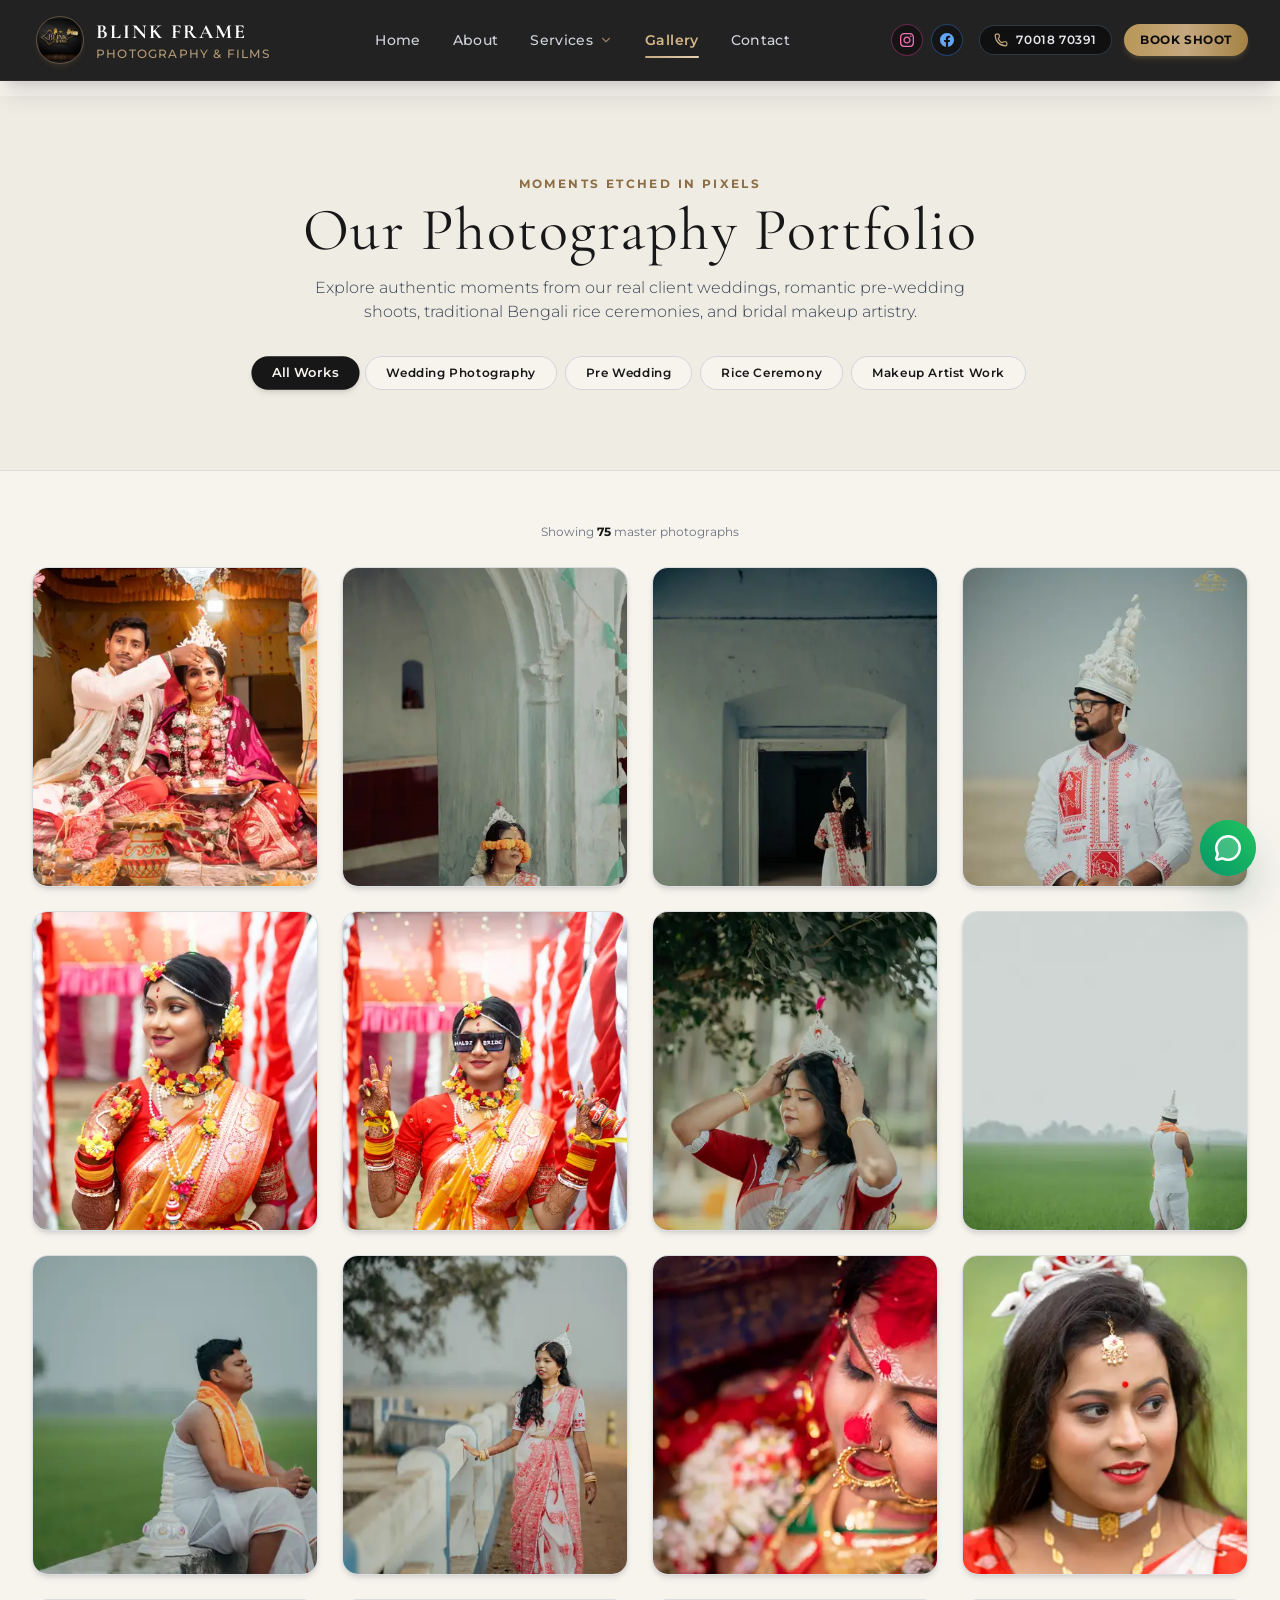
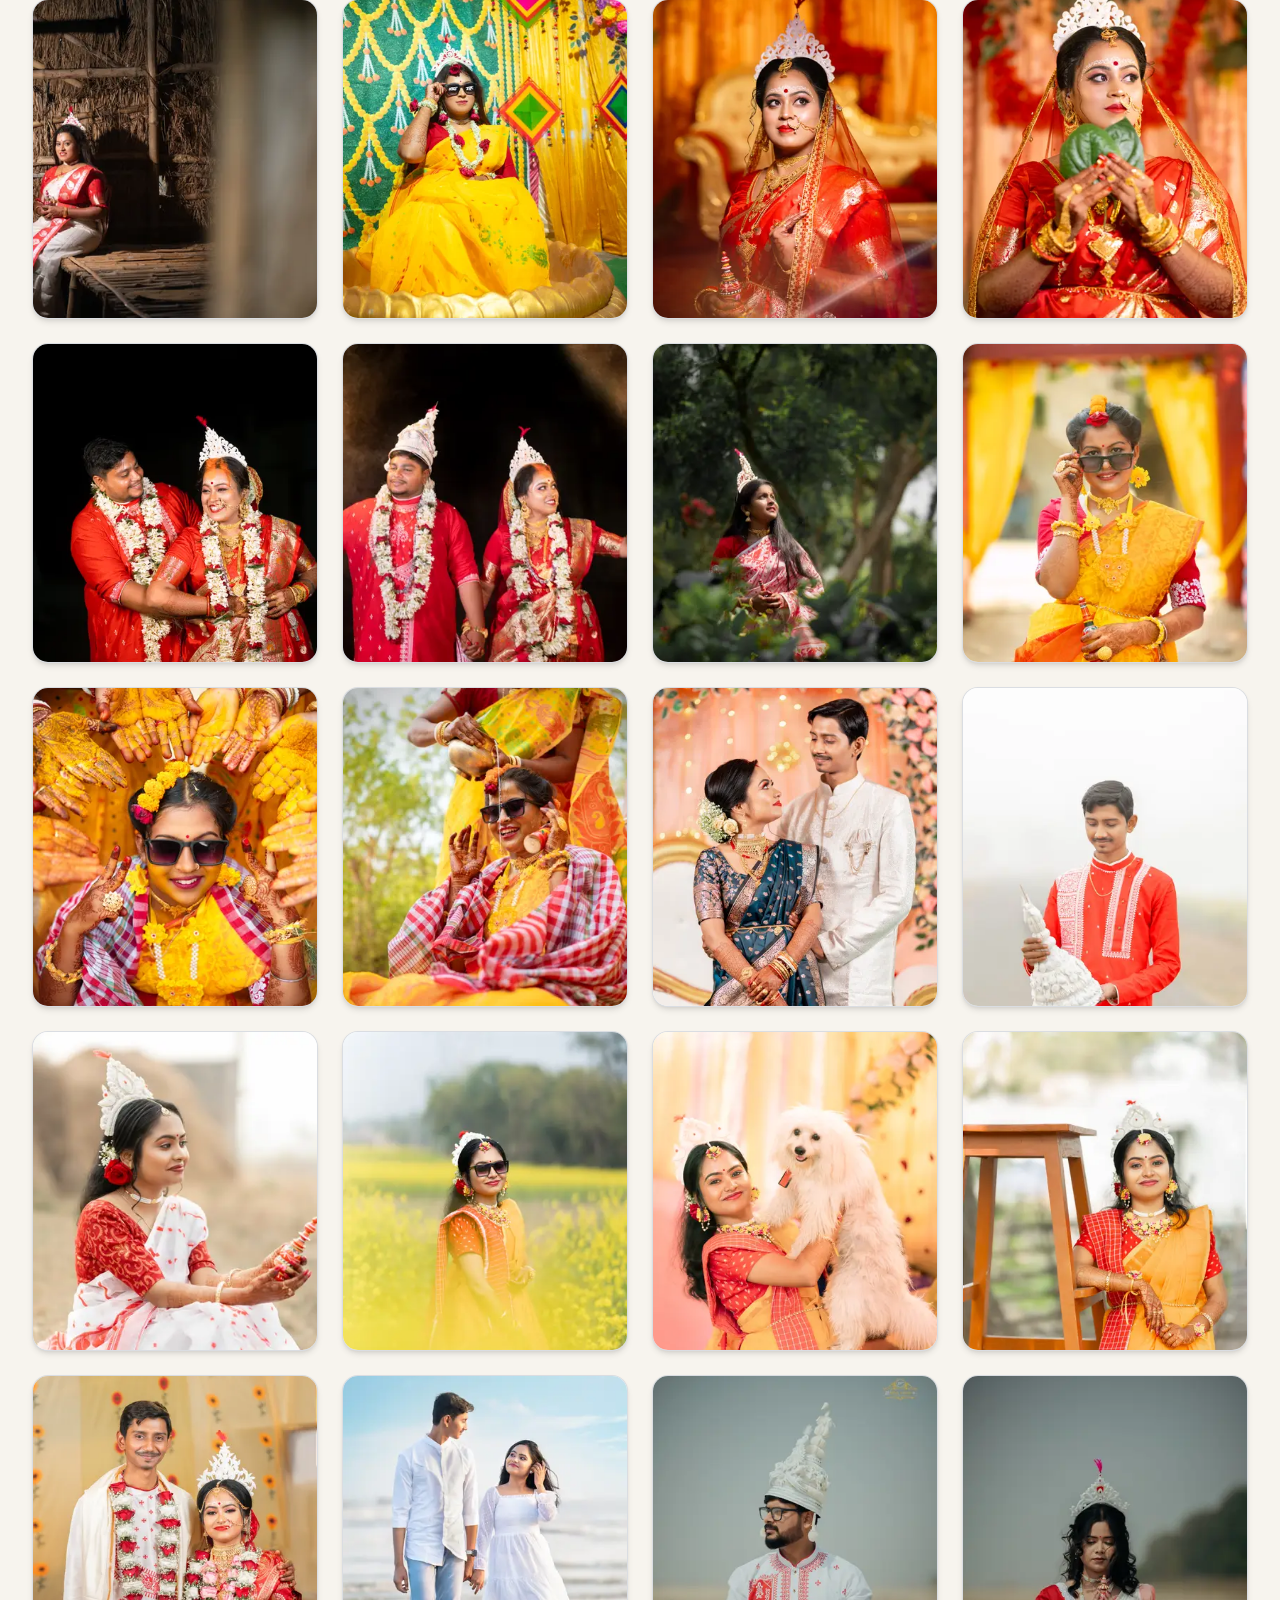
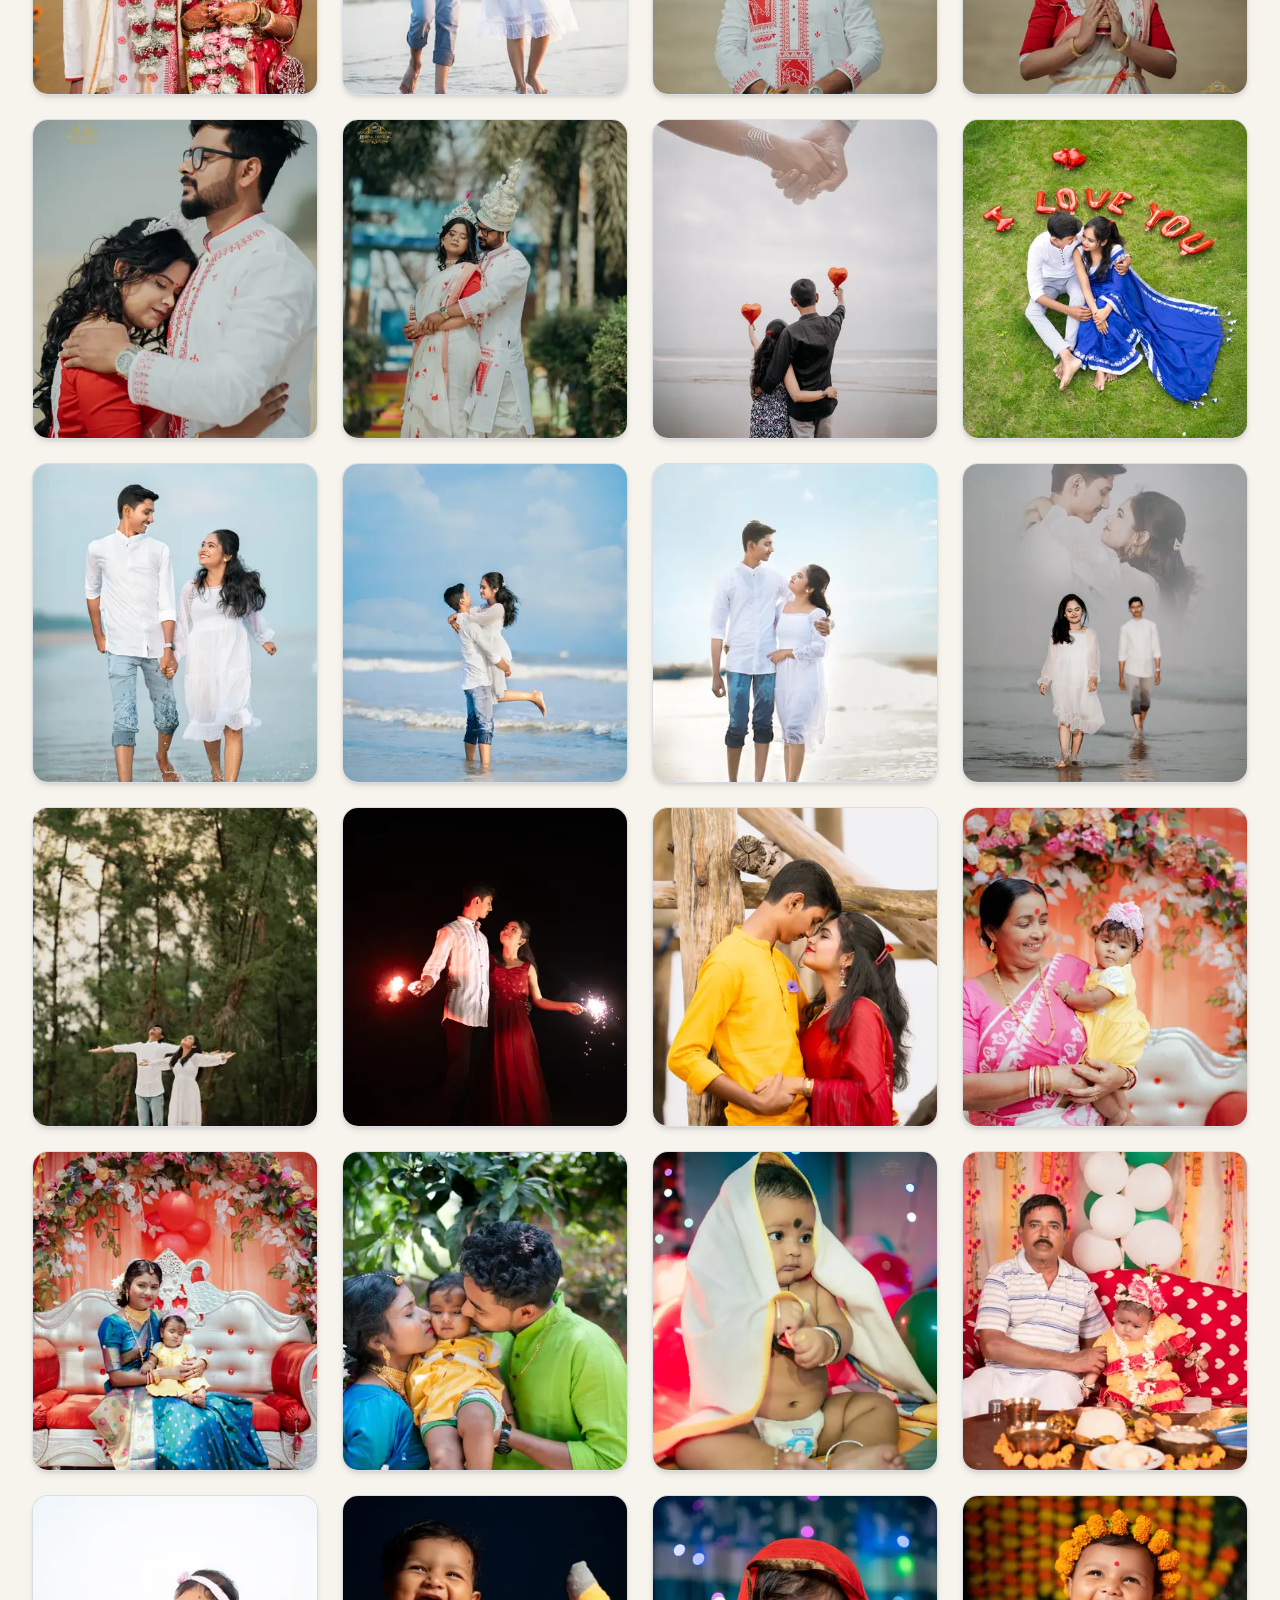
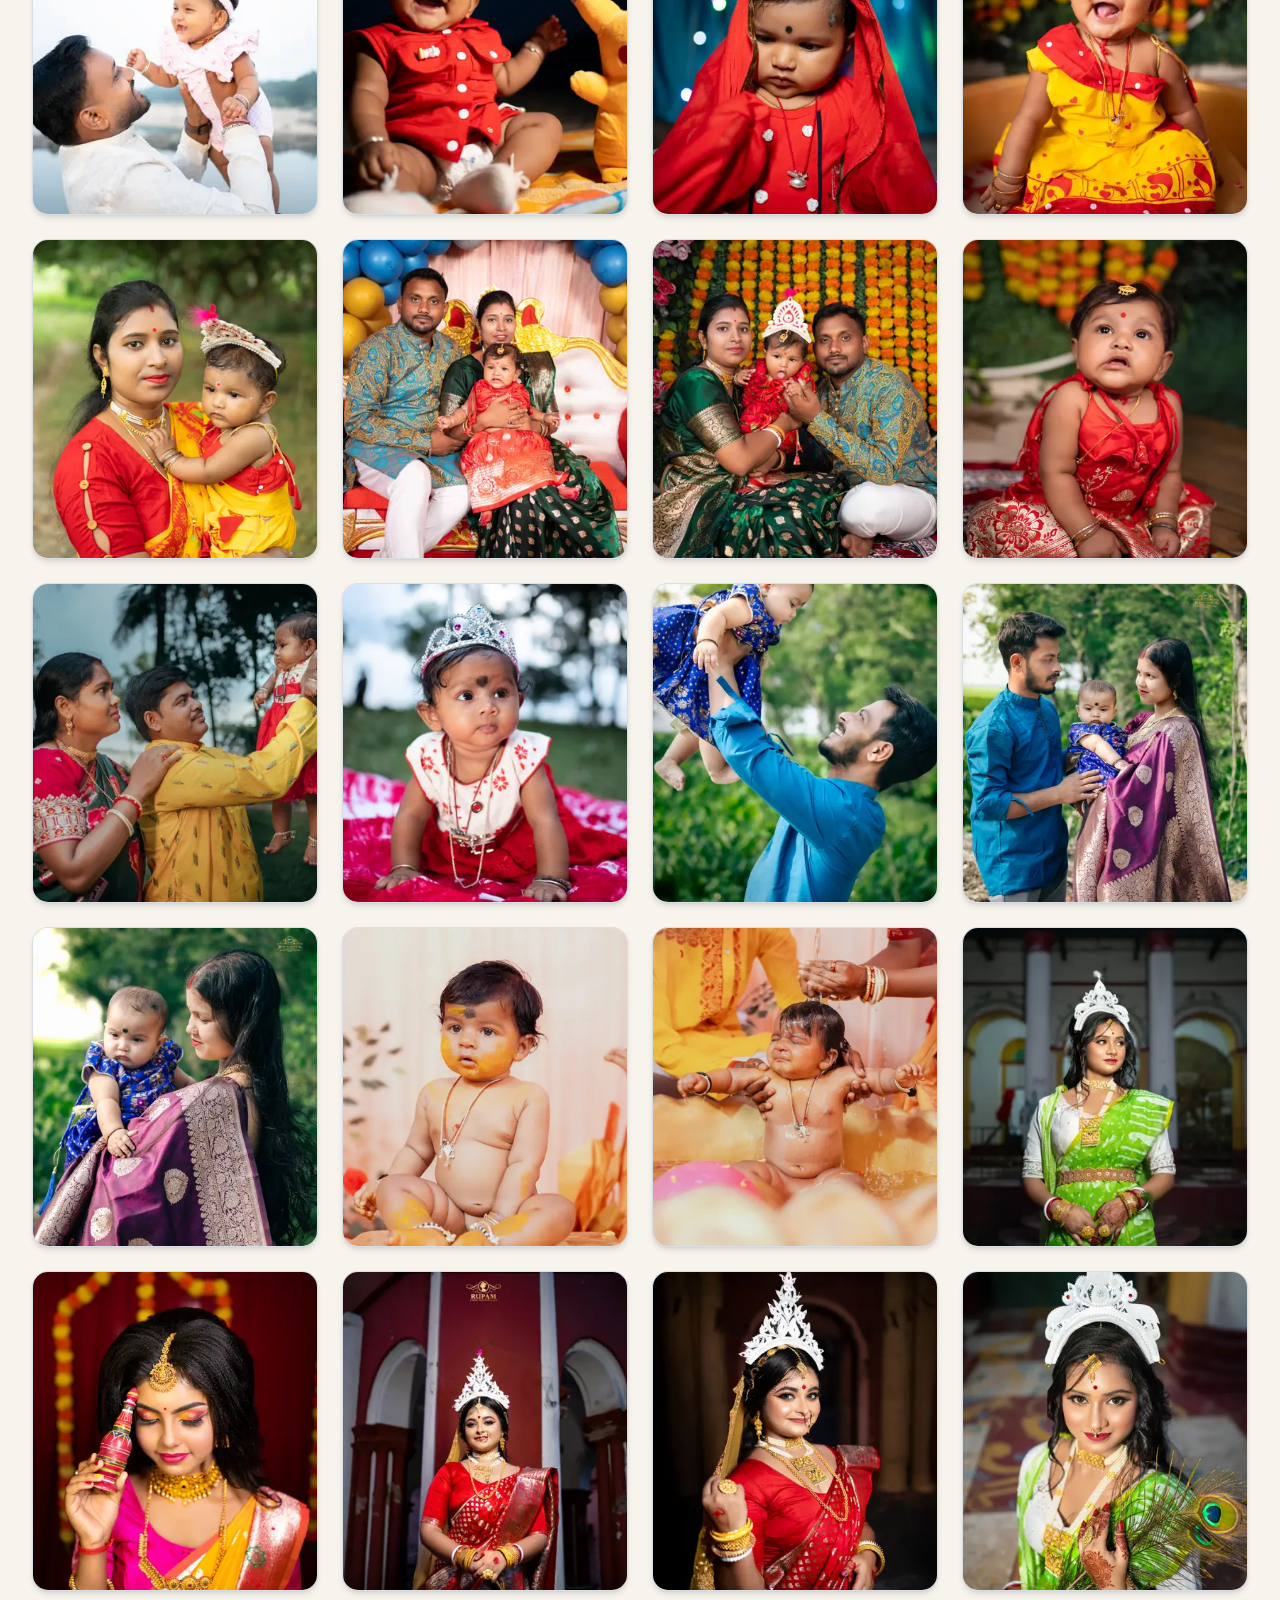
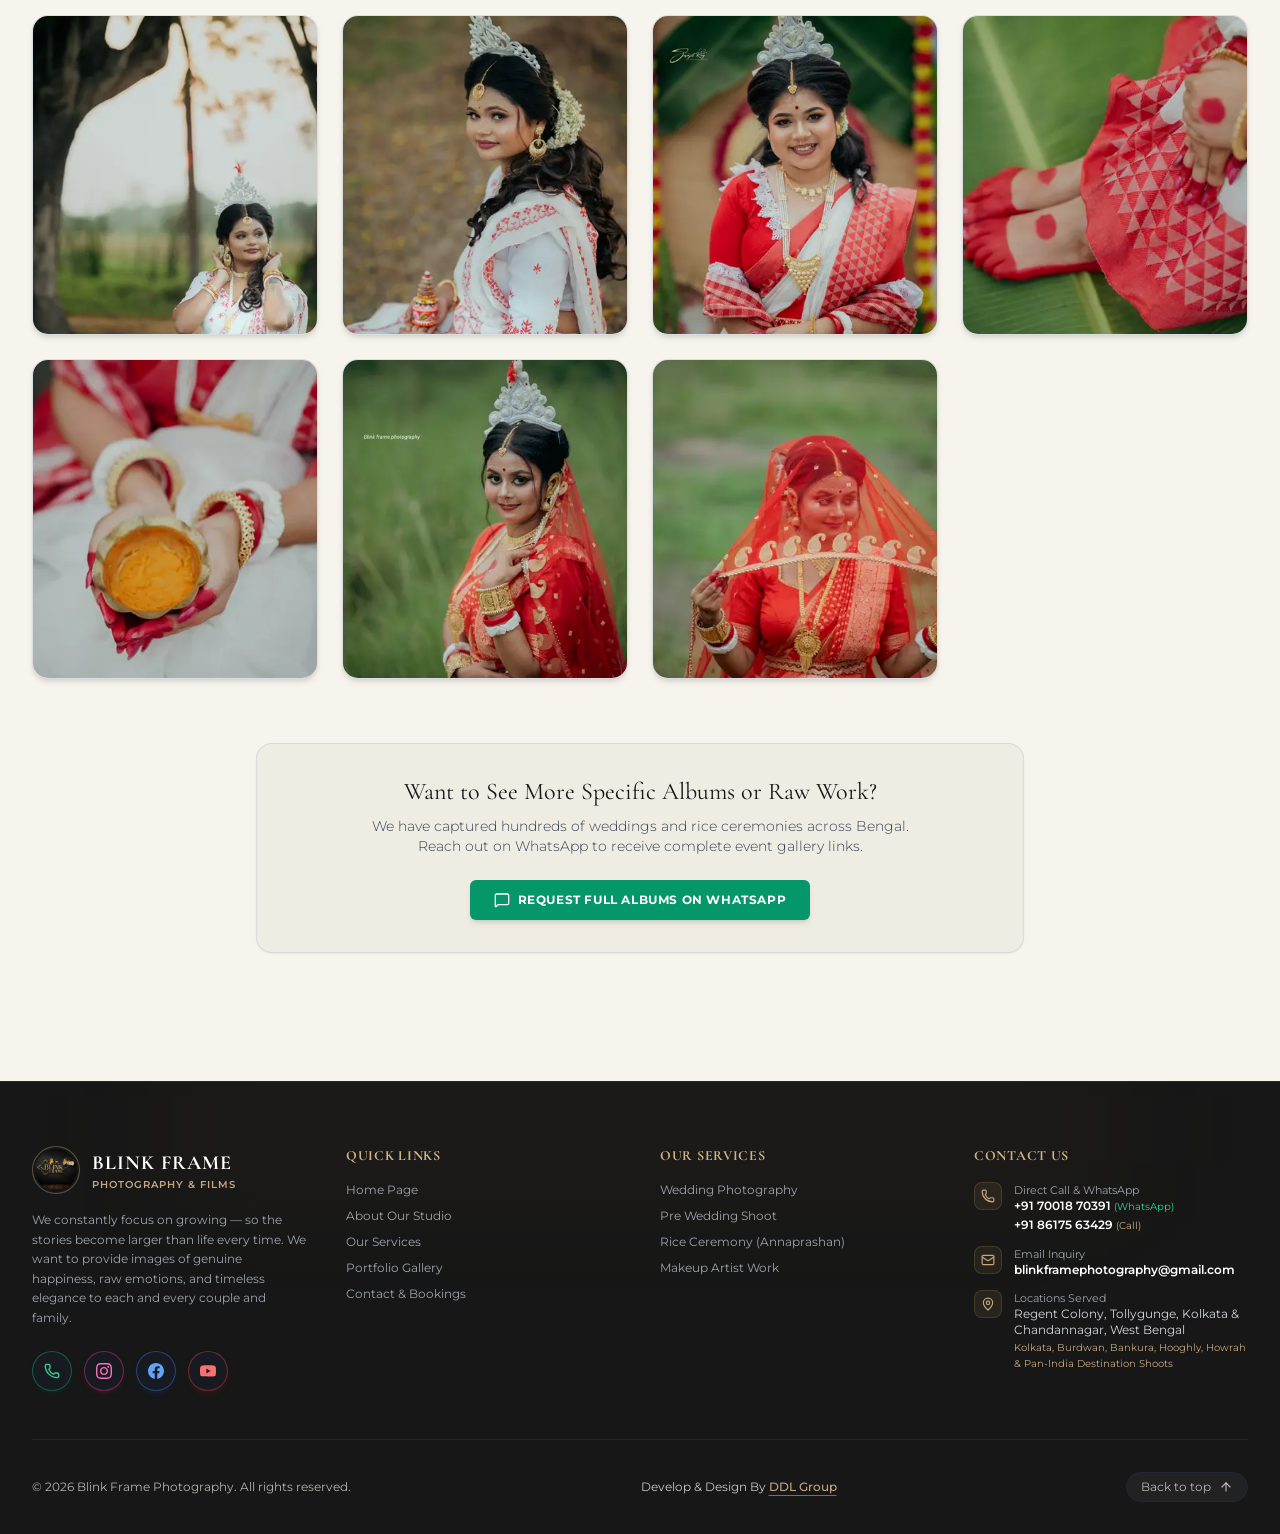
<file: gallery.html>
<!DOCTYPE html>
<html lang="en" class="scroll-smooth">
<head>
  <meta charset="UTF-8" />
  <meta name="viewport" content="width=device-width, initial-scale=1.0" />
  <title>Client Portfolio Gallery | Blink Frame Photography — Pre-Wedding & Rice Ceremony Kolkata</title>
  <meta name="description" content="Browse our authentic client photoshoot portfolio: romantic pre-wedding shoots, traditional Bengali rice ceremonies (Annaprashan), and candid wedding memories in Kolkata." />
  <meta name="keywords" content="pre wedding photo gallery kolkata, rice ceremony photo album kolkata, annaprashan picture ideas, bengali wedding photo gallery, blink frame photo album" />
  <meta name="author" content="Blink Frame Photography" />
  <meta name="robots" content="index, follow, max-image-preview:large, max-snippet:-1, max-video-preview:-1" />
  <meta name="googlebot" content="index, follow, max-snippet:-1, max-image-preview:large, max-video-preview:-1" />

  <!-- Canonical URL -->
  <link rel="canonical" href="https://blinkframephotography.in/gallery.html" />

  <!-- Local & Geo SEO Tags -->
  <meta name="geo.region" content="IN-WB" />
  <meta name="geo.placename" content="Kolkata, West Bengal, India" />
  <meta name="geo.position" content="22.5726;88.3639" />
  <meta name="ICBM" content="22.5726, 88.3639" />

  <!-- Open Graph -->
  <meta property="og:site_name" content="Blink Frame Photography" />
  <meta property="og:type" content="article" />
  <meta property="og:url" content="https://blinkframephotography.in/gallery.html" />
  <meta property="og:title" content="Portfolio Gallery | Blink Frame Photography — Pre-Wedding & Rice Ceremony Shoots" />
  <meta property="og:description" content="Explore real pre-wedding and Annaprashan ceremonies captured with artistic color grading and candid emotion." />
  <meta property="og:image" content="https://blinkframephotography.in/images/prewedding/prewedding_01.webp" />
  <meta property="og:image:width" content="1200" />
  <meta property="og:image:height" content="800" />
  <meta property="og:image:alt" content="Blink Frame Photography Gallery" />
  <meta property="og:locale" content="en_IN" />

  <!-- Twitter Card -->
  <meta name="twitter:card" content="summary_large_image" />
  <meta name="twitter:url" content="https://blinkframephotography.in/gallery.html" />
  <meta name="twitter:title" content="Portfolio Gallery | Blink Frame Photography Kolkata" />
  <meta name="twitter:description" content="Explore real pre-wedding and rice ceremony photo stories." />
  <meta name="twitter:image" content="https://blinkframephotography.in/images/prewedding/prewedding_01.webp" />

  <link rel="icon" type="image/webp" href="/logo.webp" />
  <link rel="apple-touch-icon" href="/logo.webp" />
  <meta name="theme-color" content="#F7F4EE" />

  <link rel="preconnect" href="https://fonts.googleapis.com" />
  <link rel="preconnect" href="https://fonts.gstatic.com" crossorigin />
  <link href="https://fonts.googleapis.com/css2?family=Cinzel:wght@400;600;700;800;900&family=Cormorant+Garamond:ital,wght@0,400;0,600;0,700;1,400&family=Montserrat:wght@300;400;500;600;700&display=swap" rel="stylesheet" />

  <!-- JSON-LD: ImageGallery & BreadcrumbList -->
  <script type="application/ld+json">
  {
    "@context": "https://schema.org",
    "@graph": [
      {
        "@type": "BreadcrumbList",
        "@id": "https://blinkframephotography.in/gallery.html#breadcrumbs",
        "itemListElement": [
          {
            "@type": "ListItem",
            "position": 1,
            "name": "Home",
            "item": "https://blinkframephotography.in/"
          },
          {
            "@type": "ListItem",
            "position": 2,
            "name": "Gallery",
            "item": "https://blinkframephotography.in/gallery.html"
          }
        ]
      },
      {
        "@type": "ImageGallery",
        "@id": "https://blinkframephotography.in/gallery.html#gallery",
        "name": "Blink Frame Photography Client Portfolio",
        "description": "Featured Bengali weddings, romantic pre-wedding shoots, Annaprashan ceremonies, and bridal makeup artistry by Blink Frame Photography.",
        "publisher": {
          "@type": "PhotographyBusiness",
          "name": "Blink Frame Photography",
          "url": "https://blinkframephotography.in/"
        },
        "image": [
          {
            "@type": "ImageObject",
            "contentUrl": "https://blinkframephotography.in/images/wedding/wedding_01.webp",
            "name": "Royal Bengali Wedding Portrait",
            "caption": "Grand Bengali wedding ceremony and traditional rituals in Kolkata"
          },
          {
            "@type": "ImageObject",
            "contentUrl": "https://blinkframephotography.in/images/prewedding/prewedding_01.webp",
            "name": "Cinematic Pre-Wedding Couple Shoot",
            "caption": "Romantic couple photoshoot in golden hour light in Kolkata"
          },
          {
            "@type": "ImageObject",
            "contentUrl": "https://blinkframephotography.in/images/rice-ceremony/rice-ceremony_01.webp",
            "name": "Traditional Bengali Annaprashan Celebration",
            "caption": "Baby rice ceremony sacred ritual and family blessings in Kolkata"
          },
          {
            "@type": "ImageObject",
            "contentUrl": "https://blinkframephotography.in/images/makeup/makeup_01.webp",
            "name": "Regal Bridal Makeup Artistry",
            "caption": "Editorial Bengali bridal makeup and exquisite jewellery transformation"
          }
        ]
      }
    ]
  }
  </script>
  <script type="module" crossorigin src="/assets/main-BsfXVjH-.js"></script>
  <link rel="stylesheet" crossorigin href="/assets/main-BEPhd23z.css">
</head>
<body class="bg-[#F7F4EE] text-[#171717] font-sans antialiased selection:bg-[#C5A880] selection:text-[#171717] overflow-x-hidden">
  <div id="root"></div>
</body>
</html>
</file>
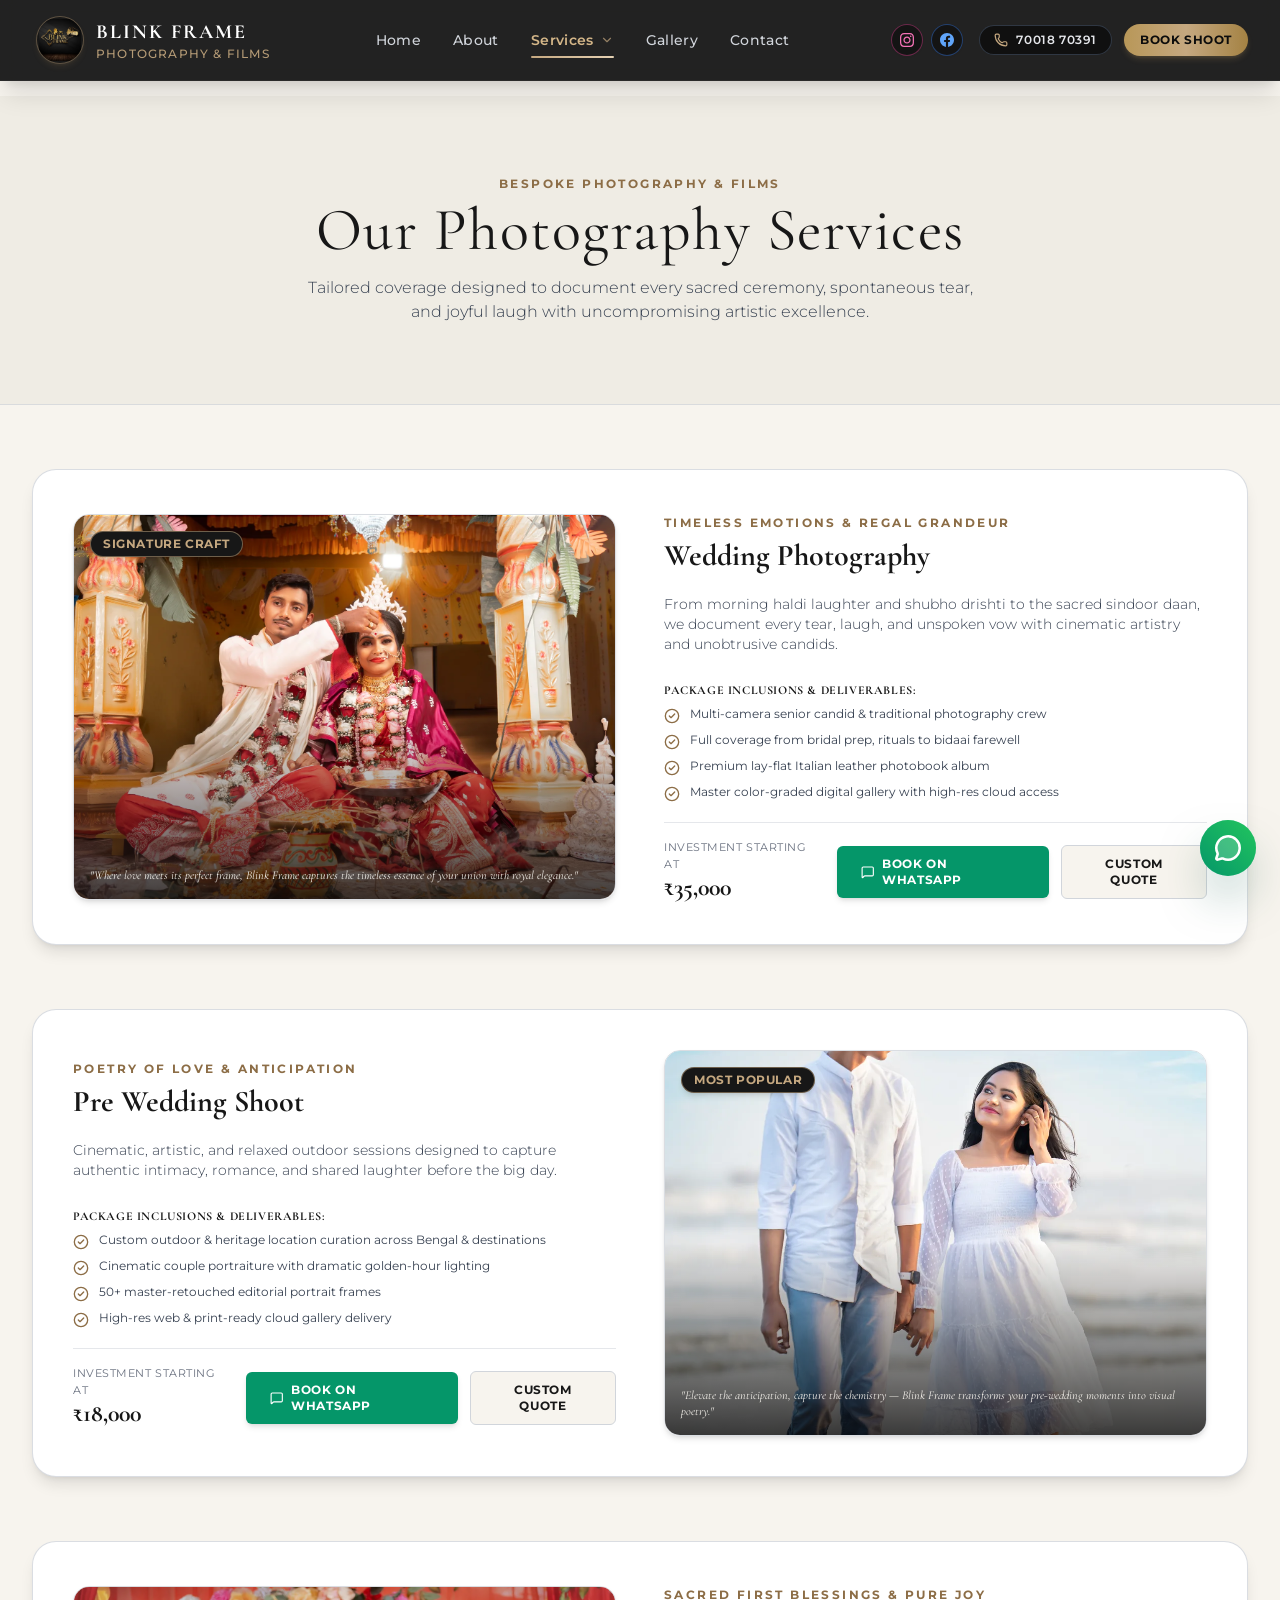
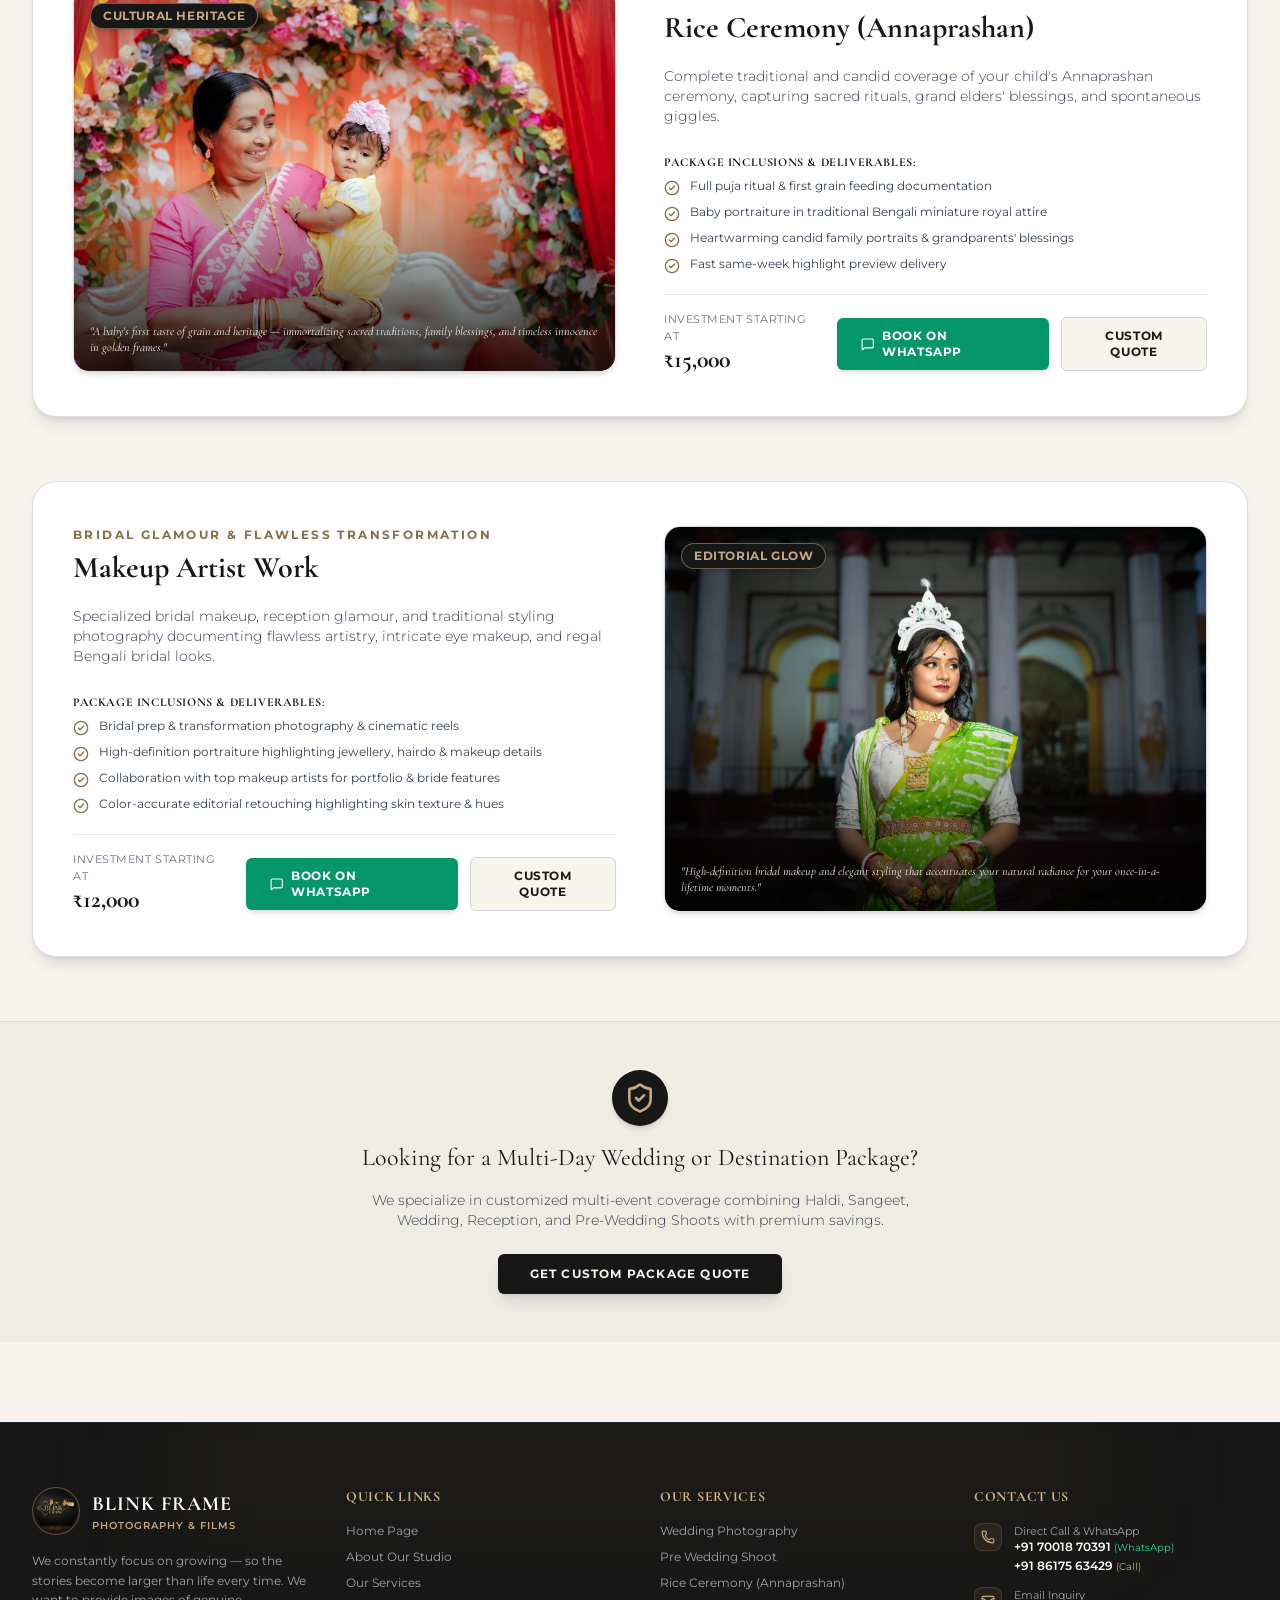
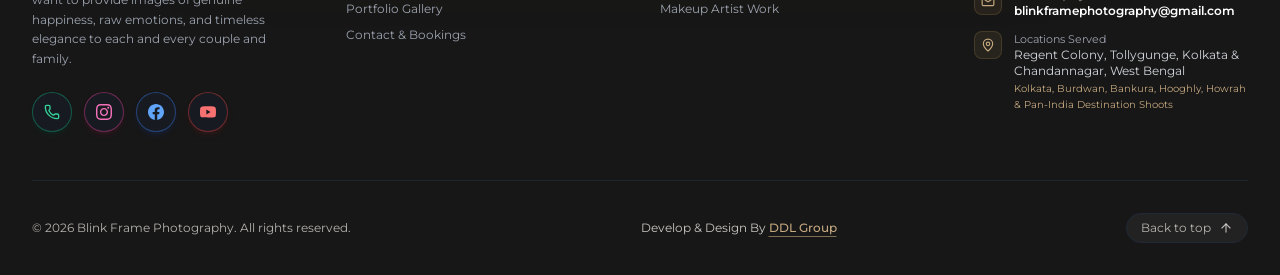
<file: services.html>
<!DOCTYPE html>
<html lang="en" class="scroll-smooth">
<head>
  <meta charset="UTF-8" />
  <meta name="viewport" content="width=device-width, initial-scale=1.0" />
  <title>Our Photography Services | Blink Frame Photography — Pre-Wedding, Rice Ceremony & Films Kolkata</title>
  <meta name="description" content="Professional photoshoot services in Kolkata: Pre-Wedding, Rice Ceremony (Annaprashan), Bengali Wedding Photography, Cinematic 4K Films, Maternity & Baby Shoots. Custom packages available." />
  <meta name="keywords" content="pre wedding shoot packages kolkata, rice ceremony photoshoot price kolkata, annaprashan photography kolkata, bengali wedding photography package, drone wedding cinema kolkata" />
  <meta name="author" content="Blink Frame Photography" />
  <meta name="robots" content="index, follow, max-image-preview:large, max-snippet:-1, max-video-preview:-1" />
  <meta name="googlebot" content="index, follow, max-snippet:-1, max-image-preview:large, max-video-preview:-1" />

  <!-- Canonical URL -->
  <link rel="canonical" href="https://blinkframephotography.in/services.html" />

  <!-- Local & Geo SEO Tags -->
  <meta name="geo.region" content="IN-WB" />
  <meta name="geo.placename" content="Kolkata, West Bengal, India" />
  <meta name="geo.position" content="22.5726;88.3639" />
  <meta name="ICBM" content="22.5726, 88.3639" />

  <!-- Open Graph -->
  <meta property="og:site_name" content="Blink Frame Photography" />
  <meta property="og:type" content="website" />
  <meta property="og:url" content="https://blinkframephotography.in/services.html" />
  <meta property="og:title" content="Our Services | Blink Frame Photography — Wedding, Pre-Wedding, Rice Ceremony & Makeup" />
  <meta property="og:description" content="Explore our signature photography services: Wedding Photography, Pre-Wedding Shoots, Rice Ceremony (Annaprashan), and Makeup Artist Work." />
  <meta property="og:image" content="https://blinkframephotography.in/images/wedding/wedding_01.webp" />
  <meta property="og:image:width" content="1200" />
  <meta property="og:image:height" content="800" />
  <meta property="og:image:alt" content="Blink Frame Photography Services" />
  <meta property="og:locale" content="en_IN" />

  <!-- Twitter Card -->
  <meta name="twitter:card" content="summary_large_image" />
  <meta name="twitter:url" content="https://blinkframephotography.in/services.html" />
  <meta name="twitter:title" content="Photography Services Kolkata | Blink Frame Photography" />
  <meta name="twitter:description" content="Book Wedding, Pre-Wedding, Rice Ceremony, or Makeup Artist shoots with custom quotes." />
  <meta name="twitter:image" content="https://blinkframephotography.in/images/wedding/wedding_01.webp" />

  <link rel="icon" type="image/webp" href="/logo.webp" />
  <link rel="apple-touch-icon" href="/logo.webp" />
  <meta name="theme-color" content="#F7F4EE" />

  <link rel="preconnect" href="https://fonts.googleapis.com" />
  <link rel="preconnect" href="https://fonts.gstatic.com" crossorigin />
  <link href="https://fonts.googleapis.com/css2?family=Cinzel:wght@400;600;700;800;900&family=Cormorant+Garamond:ital,wght@0,400;0,600;0,700;1,400&family=Montserrat:wght@300;400;500;600;700&display=swap" rel="stylesheet" />

  <!-- JSON-LD: Service Schemas & BreadcrumbList -->
  <script type="application/ld+json">
  {
    "@context": "https://schema.org",
    "@graph": [
      {
        "@type": "BreadcrumbList",
        "@id": "https://blinkframephotography.in/services.html#breadcrumbs",
        "itemListElement": [
          {
            "@type": "ListItem",
            "position": 1,
            "name": "Home",
            "item": "https://blinkframephotography.in/"
          },
          {
            "@type": "ListItem",
            "position": 2,
            "name": "Services",
            "item": "https://blinkframephotography.in/services.html"
          }
        ]
      },
      {
        "@type": "Service",
        "@id": "https://blinkframephotography.in/services.html#wedding-photo",
        "name": "Bengali Wedding Photography",
        "serviceType": "Wedding Photography",
        "description": "Complete traditional Bengali wedding ritual coverage from Gaye Holud and Shubho Drishti to Sindoor Daan and Bidaai.",
        "provider": {
          "@type": "PhotographyBusiness",
          "name": "Blink Frame Photography",
          "url": "https://blinkframephotography.in/"
        },
        "areaServed": "Kolkata, West Bengal"
      },
      {
        "@type": "Service",
        "@id": "https://blinkframephotography.in/services.html#pre-wedding",
        "name": "Pre-Wedding Photography & Portraits",
        "serviceType": "Pre-Wedding Photoshoot",
        "description": "Cinematic couple portraits, sunset locations, and unposed intimate storytelling across Bengal and destination locales.",
        "provider": {
          "@type": "PhotographyBusiness",
          "name": "Blink Frame Photography",
          "url": "https://blinkframephotography.in/"
        },
        "areaServed": "Kolkata, West Bengal"
      },
      {
        "@type": "Service",
        "@id": "https://blinkframephotography.in/services.html#rice-ceremony",
        "name": "Rice Ceremony (Annaprashan) Photography",
        "serviceType": "Annaprashan Ceremony Photoshoot",
        "description": "Sacred Bengali first-rice eating rituals, baby candid portraits, maternal blessings, and family heirloom photobooks.",
        "provider": {
          "@type": "PhotographyBusiness",
          "name": "Blink Frame Photography",
          "url": "https://blinkframephotography.in/"
        },
        "areaServed": "Kolkata, West Bengal"
      },
      {
        "@type": "Service",
        "@id": "https://blinkframephotography.in/services.html#makeup-artist",
        "name": "Makeup Artist Work & Bridal Styling",
        "serviceType": "Bridal Makeup Photography",
        "description": "Specialized high-definition bridal makeup, reception glamour, and traditional styling photography documenting flawless artistry and regal bridal looks.",
        "provider": {
          "@type": "PhotographyBusiness",
          "name": "Blink Frame Photography",
          "url": "https://blinkframephotography.in/"
        },
        "areaServed": "Kolkata, West Bengal"
      }
    ]
  }
  </script>
  <script type="module" crossorigin src="/assets/main-BsfXVjH-.js"></script>
  <link rel="stylesheet" crossorigin href="/assets/main-BEPhd23z.css">
</head>
<body class="bg-[#F7F4EE] text-[#171717] font-sans antialiased selection:bg-[#C5A880] selection:text-[#171717] overflow-x-hidden">
  <div id="root"></div>
</body>
</html>
</file>
<file: assets/main-BEPhd23z.css>
*,:before,:after{--tw-border-spacing-x: 0;--tw-border-spacing-y: 0;--tw-translate-x: 0;--tw-translate-y: 0;--tw-rotate: 0;--tw-skew-x: 0;--tw-skew-y: 0;--tw-scale-x: 1;--tw-scale-y: 1;--tw-pan-x: ;--tw-pan-y: ;--tw-pinch-zoom: ;--tw-scroll-snap-strictness: proximity;--tw-gradient-from-position: ;--tw-gradient-via-position: ;--tw-gradient-to-position: ;--tw-ordinal: ;--tw-slashed-zero: ;--tw-numeric-figure: ;--tw-numeric-spacing: ;--tw-numeric-fraction: ;--tw-ring-inset: ;--tw-ring-offset-width: 0px;--tw-ring-offset-color: #fff;--tw-ring-color: rgb(59 130 246 / .5);--tw-ring-offset-shadow: 0 0 #0000;--tw-ring-shadow: 0 0 #0000;--tw-shadow: 0 0 #0000;--tw-shadow-colored: 0 0 #0000;--tw-blur: ;--tw-brightness: ;--tw-contrast: ;--tw-grayscale: ;--tw-hue-rotate: ;--tw-invert: ;--tw-saturate: ;--tw-sepia: ;--tw-drop-shadow: ;--tw-backdrop-blur: ;--tw-backdrop-brightness: ;--tw-backdrop-contrast: ;--tw-backdrop-grayscale: ;--tw-backdrop-hue-rotate: ;--tw-backdrop-invert: ;--tw-backdrop-opacity: ;--tw-backdrop-saturate: ;--tw-backdrop-sepia: ;--tw-contain-size: ;--tw-contain-layout: ;--tw-contain-paint: ;--tw-contain-style: }::backdrop{--tw-border-spacing-x: 0;--tw-border-spacing-y: 0;--tw-translate-x: 0;--tw-translate-y: 0;--tw-rotate: 0;--tw-skew-x: 0;--tw-skew-y: 0;--tw-scale-x: 1;--tw-scale-y: 1;--tw-pan-x: ;--tw-pan-y: ;--tw-pinch-zoom: ;--tw-scroll-snap-strictness: proximity;--tw-gradient-from-position: ;--tw-gradient-via-position: ;--tw-gradient-to-position: ;--tw-ordinal: ;--tw-slashed-zero: ;--tw-numeric-figure: ;--tw-numeric-spacing: ;--tw-numeric-fraction: ;--tw-ring-inset: ;--tw-ring-offset-width: 0px;--tw-ring-offset-color: #fff;--tw-ring-color: rgb(59 130 246 / .5);--tw-ring-offset-shadow: 0 0 #0000;--tw-ring-shadow: 0 0 #0000;--tw-shadow: 0 0 #0000;--tw-shadow-colored: 0 0 #0000;--tw-blur: ;--tw-brightness: ;--tw-contrast: ;--tw-grayscale: ;--tw-hue-rotate: ;--tw-invert: ;--tw-saturate: ;--tw-sepia: ;--tw-drop-shadow: ;--tw-backdrop-blur: ;--tw-backdrop-brightness: ;--tw-backdrop-contrast: ;--tw-backdrop-grayscale: ;--tw-backdrop-hue-rotate: ;--tw-backdrop-invert: ;--tw-backdrop-opacity: ;--tw-backdrop-saturate: ;--tw-backdrop-sepia: ;--tw-contain-size: ;--tw-contain-layout: ;--tw-contain-paint: ;--tw-contain-style: }*,:before,:after{box-sizing:border-box;border-width:0;border-style:solid;border-color:#e5e7eb}:before,:after{--tw-content: ""}html,:host{line-height:1.5;-webkit-text-size-adjust:100%;-moz-tab-size:4;-o-tab-size:4;tab-size:4;font-family:Montserrat,system-ui,sans-serif;font-feature-settings:normal;font-variation-settings:normal;-webkit-tap-highlight-color:transparent}body{margin:0;line-height:inherit}hr{height:0;color:inherit;border-top-width:1px}abbr:where([title]){-webkit-text-decoration:underline dotted;text-decoration:underline dotted}h1,h2,h3,h4,h5,h6{font-size:inherit;font-weight:inherit}a{color:inherit;text-decoration:inherit}b,strong{font-weight:bolder}code,kbd,samp,pre{font-family:ui-monospace,SFMono-Regular,Menlo,Monaco,Consolas,Liberation Mono,Courier New,monospace;font-feature-settings:normal;font-variation-settings:normal;font-size:1em}small{font-size:80%}sub,sup{font-size:75%;line-height:0;position:relative;vertical-align:baseline}sub{bottom:-.25em}sup{top:-.5em}table{text-indent:0;border-color:inherit;border-collapse:collapse}button,input,optgroup,select,textarea{font-family:inherit;font-feature-settings:inherit;font-variation-settings:inherit;font-size:100%;font-weight:inherit;line-height:inherit;letter-spacing:inherit;color:inherit;margin:0;padding:0}button,select{text-transform:none}button,input:where([type=button]),input:where([type=reset]),input:where([type=submit]){-webkit-appearance:button;background-color:transparent;background-image:none}:-moz-focusring{outline:auto}:-moz-ui-invalid{box-shadow:none}progress{vertical-align:baseline}::-webkit-inner-spin-button,::-webkit-outer-spin-button{height:auto}[type=search]{-webkit-appearance:textfield;outline-offset:-2px}::-webkit-search-decoration{-webkit-appearance:none}::-webkit-file-upload-button{-webkit-appearance:button;font:inherit}summary{display:list-item}blockquote,dl,dd,h1,h2,h3,h4,h5,h6,hr,figure,p,pre{margin:0}fieldset{margin:0;padding:0}legend{padding:0}ol,ul,menu{list-style:none;margin:0;padding:0}dialog{padding:0}textarea{resize:vertical}input::-moz-placeholder,textarea::-moz-placeholder{opacity:1;color:#9ca3af}input::placeholder,textarea::placeholder{opacity:1;color:#9ca3af}button,[role=button]{cursor:pointer}:disabled{cursor:default}img,svg,video,canvas,audio,iframe,embed,object{display:block;vertical-align:middle}img,video{max-width:100%;height:auto}[hidden]:where(:not([hidden=until-found])){display:none}.pointer-events-none{pointer-events:none}.pointer-events-auto{pointer-events:auto}.fixed{position:fixed}.absolute{position:absolute}.relative{position:relative}.sticky{position:sticky}.inset-0{top:0;right:0;bottom:0;left:0}.inset-x-0{left:0;right:0}.inset-x-4{left:1rem;right:1rem}.-bottom-6{bottom:-1.5rem}.-left-\[9999px\]{left:-9999px}.bottom-0{bottom:0}.bottom-4{bottom:1rem}.bottom-6{bottom:1.5rem}.left-0{left:0}.left-1\/2{left:50%}.left-2{left:.5rem}.left-4{left:1rem}.left-6{left:1.5rem}.right-0{right:0}.right-2{right:.5rem}.right-4{right:1rem}.right-6{right:1.5rem}.top-0{top:0}.top-4{top:1rem}.top-full{top:100%}.-z-10{z-index:-10}.-z-50{z-index:-50}.z-0{z-index:0}.z-10{z-index:10}.z-20{z-index:20}.z-40{z-index:40}.z-50{z-index:50}.mx-auto{margin-left:auto;margin-right:auto}.my-auto{margin-top:auto;margin-bottom:auto}.mb-1{margin-bottom:.25rem}.mb-1\.5{margin-bottom:.375rem}.mb-10{margin-bottom:2.5rem}.mb-12{margin-bottom:3rem}.mb-14{margin-bottom:3.5rem}.mb-2{margin-bottom:.5rem}.mb-3{margin-bottom:.75rem}.mb-4{margin-bottom:1rem}.mb-5{margin-bottom:1.25rem}.mb-6{margin-bottom:1.5rem}.mb-8{margin-bottom:2rem}.ml-1{margin-left:.25rem}.mr-1{margin-right:.25rem}.mr-3{margin-right:.75rem}.mt-0\.5{margin-top:.125rem}.mt-1{margin-top:.25rem}.mt-12{margin-top:3rem}.mt-16{margin-top:4rem}.mt-2{margin-top:.5rem}.mt-20{margin-top:5rem}.mt-3{margin-top:.75rem}.mt-4{margin-top:1rem}.mt-5{margin-top:1.25rem}.mt-8{margin-top:2rem}.line-clamp-2{overflow:hidden;display:-webkit-box;-webkit-box-orient:vertical;-webkit-line-clamp:2}.block{display:block}.inline-block{display:inline-block}.flex{display:flex}.inline-flex{display:inline-flex}.grid{display:grid}.hidden{display:none}.h-0\.5{height:.125rem}.h-1{height:.25rem}.h-1\.5{height:.375rem}.h-10{height:2.5rem}.h-11{height:2.75rem}.h-12{height:3rem}.h-2{height:.5rem}.h-2\.5{height:.625rem}.h-24{height:6rem}.h-3{height:.75rem}.h-3\.5{height:.875rem}.h-4{height:1rem}.h-5{height:1.25rem}.h-6{height:1.5rem}.h-60{height:15rem}.h-64{height:16rem}.h-7{height:1.75rem}.h-72{height:18rem}.h-8{height:2rem}.h-9{height:2.25rem}.h-\[420px\]{height:420px}.h-\[460px\]{height:460px}.h-\[92vh\]{height:92vh}.h-auto{height:auto}.h-full{height:100%}.h-px{height:1px}.max-h-\[80vh\]{max-height:80vh}.max-h-\[82vh\]{max-height:82vh}.max-h-\[920px\]{max-height:920px}.min-h-\[600px\]{min-height:600px}.min-h-full{min-height:100%}.min-h-screen{min-height:100vh}.w-1\.5{width:.375rem}.w-10{width:2.5rem}.w-11{width:2.75rem}.w-12{width:3rem}.w-16{width:4rem}.w-2{width:.5rem}.w-2\.5{width:.625rem}.w-20{width:5rem}.w-3{width:.75rem}.w-3\.5{width:.875rem}.w-3\/4{width:75%}.w-4{width:1rem}.w-5{width:1.25rem}.w-6{width:1.5rem}.w-7{width:1.75rem}.w-72{width:18rem}.w-8{width:2rem}.w-9{width:2.25rem}.w-auto{width:auto}.w-full{width:100%}.max-w-2xl{max-width:42rem}.max-w-3xl{max-width:48rem}.max-w-4xl{max-width:56rem}.max-w-5xl{max-width:64rem}.max-w-6xl{max-width:72rem}.max-w-7xl{max-width:80rem}.max-w-\[200px\]{max-width:200px}.max-w-full{max-width:100%}.max-w-md{max-width:28rem}.max-w-xl{max-width:36rem}.flex-1{flex:1 1 0%}.flex-shrink-0{flex-shrink:0}.flex-grow{flex-grow:1}.-translate-x-1\/2{--tw-translate-x: -50%;transform:translate(var(--tw-translate-x),var(--tw-translate-y)) rotate(var(--tw-rotate)) skew(var(--tw-skew-x)) skewY(var(--tw-skew-y)) scaleX(var(--tw-scale-x)) scaleY(var(--tw-scale-y))}.rotate-180{--tw-rotate: 180deg;transform:translate(var(--tw-translate-x),var(--tw-translate-y)) rotate(var(--tw-rotate)) skew(var(--tw-skew-x)) skewY(var(--tw-skew-y)) scaleX(var(--tw-scale-x)) scaleY(var(--tw-scale-y))}.scale-100{--tw-scale-x: 1;--tw-scale-y: 1;transform:translate(var(--tw-translate-x),var(--tw-translate-y)) rotate(var(--tw-rotate)) skew(var(--tw-skew-x)) skewY(var(--tw-skew-y)) scaleX(var(--tw-scale-x)) scaleY(var(--tw-scale-y))}.scale-105{--tw-scale-x: 1.05;--tw-scale-y: 1.05;transform:translate(var(--tw-translate-x),var(--tw-translate-y)) rotate(var(--tw-rotate)) skew(var(--tw-skew-x)) skewY(var(--tw-skew-y)) scaleX(var(--tw-scale-x)) scaleY(var(--tw-scale-y))}.scale-\[1\.01\]{--tw-scale-x: 1.01;--tw-scale-y: 1.01;transform:translate(var(--tw-translate-x),var(--tw-translate-y)) rotate(var(--tw-rotate)) skew(var(--tw-skew-x)) skewY(var(--tw-skew-y)) scaleX(var(--tw-scale-x)) scaleY(var(--tw-scale-y))}.transform{transform:translate(var(--tw-translate-x),var(--tw-translate-y)) rotate(var(--tw-rotate)) skew(var(--tw-skew-x)) skewY(var(--tw-skew-y)) scaleX(var(--tw-scale-x)) scaleY(var(--tw-scale-y))}@keyframes ping{75%,to{transform:scale(2);opacity:0}}.animate-ping{animation:ping 1s cubic-bezier(0,0,.2,1) infinite}@keyframes pulse{50%{opacity:.5}}.animate-pulse{animation:pulse 2s cubic-bezier(.4,0,.6,1) infinite}.cursor-pointer{cursor:pointer}.select-none{-webkit-user-select:none;-moz-user-select:none;user-select:none}.grid-cols-1{grid-template-columns:repeat(1,minmax(0,1fr))}.grid-cols-2{grid-template-columns:repeat(2,minmax(0,1fr))}.flex-row{flex-direction:row}.flex-col{flex-direction:column}.flex-wrap{flex-wrap:wrap}.items-start{align-items:flex-start}.items-center{align-items:center}.justify-start{justify-content:flex-start}.justify-end{justify-content:flex-end}.justify-center{justify-content:center}.justify-between{justify-content:space-between}.gap-0\.5{gap:.125rem}.gap-1{gap:.25rem}.gap-1\.5{gap:.375rem}.gap-10{gap:2.5rem}.gap-12{gap:3rem}.gap-2{gap:.5rem}.gap-2\.5{gap:.625rem}.gap-3{gap:.75rem}.gap-4{gap:1rem}.gap-6{gap:1.5rem}.gap-8{gap:2rem}.gap-x-14{-moz-column-gap:3.5rem;column-gap:3.5rem}.gap-y-10{row-gap:2.5rem}.space-x-2>:not([hidden])~:not([hidden]){--tw-space-x-reverse: 0;margin-right:calc(.5rem * var(--tw-space-x-reverse));margin-left:calc(.5rem * calc(1 - var(--tw-space-x-reverse)))}.space-x-3>:not([hidden])~:not([hidden]){--tw-space-x-reverse: 0;margin-right:calc(.75rem * var(--tw-space-x-reverse));margin-left:calc(.75rem * calc(1 - var(--tw-space-x-reverse)))}.space-x-8>:not([hidden])~:not([hidden]){--tw-space-x-reverse: 0;margin-right:calc(2rem * var(--tw-space-x-reverse));margin-left:calc(2rem * calc(1 - var(--tw-space-x-reverse)))}.space-y-1\.5>:not([hidden])~:not([hidden]){--tw-space-y-reverse: 0;margin-top:calc(.375rem * calc(1 - var(--tw-space-y-reverse)));margin-bottom:calc(.375rem * var(--tw-space-y-reverse))}.space-y-16>:not([hidden])~:not([hidden]){--tw-space-y-reverse: 0;margin-top:calc(4rem * calc(1 - var(--tw-space-y-reverse)));margin-bottom:calc(4rem * var(--tw-space-y-reverse))}.space-y-2>:not([hidden])~:not([hidden]){--tw-space-y-reverse: 0;margin-top:calc(.5rem * calc(1 - var(--tw-space-y-reverse)));margin-bottom:calc(.5rem * var(--tw-space-y-reverse))}.space-y-2\.5>:not([hidden])~:not([hidden]){--tw-space-y-reverse: 0;margin-top:calc(.625rem * calc(1 - var(--tw-space-y-reverse)));margin-bottom:calc(.625rem * var(--tw-space-y-reverse))}.space-y-3>:not([hidden])~:not([hidden]){--tw-space-y-reverse: 0;margin-top:calc(.75rem * calc(1 - var(--tw-space-y-reverse)));margin-bottom:calc(.75rem * var(--tw-space-y-reverse))}.space-y-4>:not([hidden])~:not([hidden]){--tw-space-y-reverse: 0;margin-top:calc(1rem * calc(1 - var(--tw-space-y-reverse)));margin-bottom:calc(1rem * var(--tw-space-y-reverse))}.space-y-5>:not([hidden])~:not([hidden]){--tw-space-y-reverse: 0;margin-top:calc(1.25rem * calc(1 - var(--tw-space-y-reverse)));margin-bottom:calc(1.25rem * var(--tw-space-y-reverse))}.space-y-6>:not([hidden])~:not([hidden]){--tw-space-y-reverse: 0;margin-top:calc(1.5rem * calc(1 - var(--tw-space-y-reverse)));margin-bottom:calc(1.5rem * var(--tw-space-y-reverse))}.divide-y>:not([hidden])~:not([hidden]){--tw-divide-y-reverse: 0;border-top-width:calc(1px * calc(1 - var(--tw-divide-y-reverse)));border-bottom-width:calc(1px * var(--tw-divide-y-reverse))}.divide-gray-800>:not([hidden])~:not([hidden]){--tw-divide-opacity: 1;border-color:rgb(31 41 55 / var(--tw-divide-opacity, 1))}.overflow-hidden{overflow:hidden}.overflow-y-auto{overflow-y:auto}.overflow-x-hidden{overflow-x:hidden}.overscroll-contain{overscroll-behavior:contain}.scroll-smooth{scroll-behavior:smooth}.truncate{overflow:hidden;text-overflow:ellipsis;white-space:nowrap}.whitespace-nowrap{white-space:nowrap}.break-all{word-break:break-all}.rounded-2xl{border-radius:1rem}.rounded-3xl{border-radius:1.5rem}.rounded-full{border-radius:9999px}.rounded-lg{border-radius:.5rem}.rounded-md{border-radius:.375rem}.rounded-none{border-radius:0}.rounded-sm{border-radius:.125rem}.rounded-xl{border-radius:.75rem}.border{border-width:1px}.border-2{border-width:2px}.border-y{border-top-width:1px;border-bottom-width:1px}.border-b{border-bottom-width:1px}.border-t{border-top-width:1px}.border-t-2{border-top-width:2px}.border-\[\#171717\]\/15{border-color:#17171726}.border-\[\#2a2a2a\]{--tw-border-opacity: 1;border-color:rgb(42 42 42 / var(--tw-border-opacity, 1))}.border-\[\#C5A880\]{--tw-border-opacity: 1;border-color:rgb(197 168 128 / var(--tw-border-opacity, 1))}.border-\[\#C5A880\]\/50{border-color:#c5a88080}.border-\[\#C5A880\]\/60{border-color:#c5a88099}.border-\[\#F7F4EE\]{--tw-border-opacity: 1;border-color:rgb(247 244 238 / var(--tw-border-opacity, 1))}.border-blue-500\/40{border-color:#3b82f666}.border-emerald-300{--tw-border-opacity: 1;border-color:rgb(110 231 183 / var(--tw-border-opacity, 1))}.border-emerald-500\/40{border-color:#10b98166}.border-gold-400\/20{border-color:#c5a88033}.border-gold-400\/30{border-color:#c5a8804d}.border-gold-400\/40{border-color:#c5a88066}.border-gold-400\/60{border-color:#c5a88099}.border-gold-400\/80{border-color:#c5a880cc}.border-gold-500\/20{border-color:#b8975833}.border-gray-100{--tw-border-opacity: 1;border-color:rgb(243 244 246 / var(--tw-border-opacity, 1))}.border-gray-200{--tw-border-opacity: 1;border-color:rgb(229 231 235 / var(--tw-border-opacity, 1))}.border-gray-200\/70{border-color:#e5e7ebb3}.border-gray-300{--tw-border-opacity: 1;border-color:rgb(209 213 219 / var(--tw-border-opacity, 1))}.border-gray-300\/60{border-color:#d1d5db99}.border-gray-300\/70{border-color:#d1d5dbb3}.border-gray-300\/80{border-color:#d1d5dbcc}.border-gray-700{--tw-border-opacity: 1;border-color:rgb(55 65 81 / var(--tw-border-opacity, 1))}.border-gray-700\/80{border-color:#374151cc}.border-gray-800{--tw-border-opacity: 1;border-color:rgb(31 41 55 / var(--tw-border-opacity, 1))}.border-gray-800\/80{border-color:#1f2937cc}.border-gray-800\/90{border-color:#1f2937e6}.border-pink-500\/40{border-color:#ec489966}.border-red-500\/40{border-color:#ef444466}.border-rose-300{--tw-border-opacity: 1;border-color:rgb(253 164 175 / var(--tw-border-opacity, 1))}.border-white{--tw-border-opacity: 1;border-color:rgb(255 255 255 / var(--tw-border-opacity, 1))}.border-white\/20{border-color:#fff3}.border-white\/30{border-color:#ffffff4d}.border-white\/80{border-color:#fffc}.bg-\[\#07080d\]\/95{background-color:#07080df2}.bg-\[\#0e1017\]{--tw-bg-opacity: 1;background-color:rgb(14 16 23 / var(--tw-bg-opacity, 1))}.bg-\[\#11131c\]{--tw-bg-opacity: 1;background-color:rgb(17 19 28 / var(--tw-bg-opacity, 1))}.bg-\[\#141620\]{--tw-bg-opacity: 1;background-color:rgb(20 22 32 / var(--tw-bg-opacity, 1))}.bg-\[\#161822\]{--tw-bg-opacity: 1;background-color:rgb(22 24 34 / var(--tw-bg-opacity, 1))}.bg-\[\#171717\]{--tw-bg-opacity: 1;background-color:rgb(23 23 23 / var(--tw-bg-opacity, 1))}.bg-\[\#171717\]\/90{background-color:#171717e6}.bg-\[\#171717\]\/95{background-color:#171717f2}.bg-\[\#18181b\]{--tw-bg-opacity: 1;background-color:rgb(24 24 27 / var(--tw-bg-opacity, 1))}.bg-\[\#181a22\]{--tw-bg-opacity: 1;background-color:rgb(24 26 34 / var(--tw-bg-opacity, 1))}.bg-\[\#181a26\]{--tw-bg-opacity: 1;background-color:rgb(24 26 38 / var(--tw-bg-opacity, 1))}.bg-\[\#181b28\]{--tw-bg-opacity: 1;background-color:rgb(24 27 40 / var(--tw-bg-opacity, 1))}.bg-\[\#1877F2\]{--tw-bg-opacity: 1;background-color:rgb(24 119 242 / var(--tw-bg-opacity, 1))}.bg-\[\#212121\]{--tw-bg-opacity: 1;background-color:rgb(33 33 33 / var(--tw-bg-opacity, 1))}.bg-\[\#222222\]{--tw-bg-opacity: 1;background-color:rgb(34 34 34 / var(--tw-bg-opacity, 1))}.bg-\[\#C5A880\]{--tw-bg-opacity: 1;background-color:rgb(197 168 128 / var(--tw-bg-opacity, 1))}.bg-\[\#EFECE4\]{--tw-bg-opacity: 1;background-color:rgb(239 236 228 / var(--tw-bg-opacity, 1))}.bg-\[\#F7F4EE\]{--tw-bg-opacity: 1;background-color:rgb(247 244 238 / var(--tw-bg-opacity, 1))}.bg-\[\#F7F4EE\]\/95{background-color:#f7f4eef2}.bg-black{--tw-bg-opacity: 1;background-color:rgb(0 0 0 / var(--tw-bg-opacity, 1))}.bg-black\/10{background-color:#0000001a}.bg-black\/20{background-color:#0003}.bg-black\/40{background-color:#0006}.bg-black\/50{background-color:#00000080}.bg-black\/60{background-color:#0009}.bg-black\/95{background-color:#000000f2}.bg-emerald-400{--tw-bg-opacity: 1;background-color:rgb(52 211 153 / var(--tw-bg-opacity, 1))}.bg-emerald-50{--tw-bg-opacity: 1;background-color:rgb(236 253 245 / var(--tw-bg-opacity, 1))}.bg-emerald-500{--tw-bg-opacity: 1;background-color:rgb(16 185 129 / var(--tw-bg-opacity, 1))}.bg-emerald-600{--tw-bg-opacity: 1;background-color:rgb(5 150 105 / var(--tw-bg-opacity, 1))}.bg-gold-500\/10{background-color:#b897581a}.bg-gold-500\/5{background-color:#b897580d}.bg-gold-500\/90{background-color:#b89758e6}.bg-obsidian-850\/80{background-color:#1d1d1dcc}.bg-obsidian-900{--tw-bg-opacity: 1;background-color:rgb(23 23 23 / var(--tw-bg-opacity, 1))}.bg-obsidian-900\/80{background-color:#171717cc}.bg-obsidian-900\/90{background-color:#171717e6}.bg-obsidian-950\/80{background-color:#0c0c0ccc}.bg-obsidian-950\/95{background-color:#0c0c0cf2}.bg-rose-50{--tw-bg-opacity: 1;background-color:rgb(255 241 242 / var(--tw-bg-opacity, 1))}.bg-white{--tw-bg-opacity: 1;background-color:rgb(255 255 255 / var(--tw-bg-opacity, 1))}.bg-white\/10{background-color:#ffffff1a}.bg-white\/5{background-color:#ffffff0d}.bg-white\/50{background-color:#ffffff80}.bg-gradient-to-b{background-image:linear-gradient(to bottom,var(--tw-gradient-stops))}.bg-gradient-to-r{background-image:linear-gradient(to right,var(--tw-gradient-stops))}.bg-gradient-to-t{background-image:linear-gradient(to top,var(--tw-gradient-stops))}.bg-gradient-to-tr{background-image:linear-gradient(to top right,var(--tw-gradient-stops))}.from-\[\#833ab4\]{--tw-gradient-from: #833ab4 var(--tw-gradient-from-position);--tw-gradient-to: rgb(131 58 180 / 0) var(--tw-gradient-to-position);--tw-gradient-stops: var(--tw-gradient-from), var(--tw-gradient-to)}.from-\[\#E5C158\]{--tw-gradient-from: #E5C158 var(--tw-gradient-from-position);--tw-gradient-to: rgb(229 193 88 / 0) var(--tw-gradient-to-position);--tw-gradient-stops: var(--tw-gradient-from), var(--tw-gradient-to)}.from-\[\#F7F4EE\]{--tw-gradient-from: #F7F4EE var(--tw-gradient-from-position);--tw-gradient-to: rgb(247 244 238 / 0) var(--tw-gradient-to-position);--tw-gradient-stops: var(--tw-gradient-from), var(--tw-gradient-to)}.from-\[\#f9ce34\]{--tw-gradient-from: #f9ce34 var(--tw-gradient-from-position);--tw-gradient-to: rgb(249 206 52 / 0) var(--tw-gradient-to-position);--tw-gradient-stops: var(--tw-gradient-from), var(--tw-gradient-to)}.from-black\/70{--tw-gradient-from: rgb(0 0 0 / .7) var(--tw-gradient-from-position);--tw-gradient-to: rgb(0 0 0 / 0) var(--tw-gradient-to-position);--tw-gradient-stops: var(--tw-gradient-from), var(--tw-gradient-to)}.from-black\/75{--tw-gradient-from: rgb(0 0 0 / .75) var(--tw-gradient-from-position);--tw-gradient-to: rgb(0 0 0 / 0) var(--tw-gradient-to-position);--tw-gradient-stops: var(--tw-gradient-from), var(--tw-gradient-to)}.from-black\/85{--tw-gradient-from: rgb(0 0 0 / .85) var(--tw-gradient-from-position);--tw-gradient-to: rgb(0 0 0 / 0) var(--tw-gradient-to-position);--tw-gradient-stops: var(--tw-gradient-from), var(--tw-gradient-to)}.from-black\/90{--tw-gradient-from: rgb(0 0 0 / .9) var(--tw-gradient-from-position);--tw-gradient-to: rgb(0 0 0 / 0) var(--tw-gradient-to-position);--tw-gradient-stops: var(--tw-gradient-from), var(--tw-gradient-to)}.from-black\/95{--tw-gradient-from: rgb(0 0 0 / .95) var(--tw-gradient-from-position);--tw-gradient-to: rgb(0 0 0 / 0) var(--tw-gradient-to-position);--tw-gradient-stops: var(--tw-gradient-from), var(--tw-gradient-to)}.from-emerald-600{--tw-gradient-from: #059669 var(--tw-gradient-from-position);--tw-gradient-to: rgb(5 150 105 / 0) var(--tw-gradient-to-position);--tw-gradient-stops: var(--tw-gradient-from), var(--tw-gradient-to)}.from-gold-400{--tw-gradient-from: #C5A880 var(--tw-gradient-from-position);--tw-gradient-to: rgb(197 168 128 / 0) var(--tw-gradient-to-position);--tw-gradient-stops: var(--tw-gradient-from), var(--tw-gradient-to)}.from-gold-500{--tw-gradient-from: #B89758 var(--tw-gradient-from-position);--tw-gradient-to: rgb(184 151 88 / 0) var(--tw-gradient-to-position);--tw-gradient-stops: var(--tw-gradient-from), var(--tw-gradient-to)}.via-\[\#D4AF37\]{--tw-gradient-to: rgb(212 175 55 / 0) var(--tw-gradient-to-position);--tw-gradient-stops: var(--tw-gradient-from), #D4AF37 var(--tw-gradient-via-position), var(--tw-gradient-to)}.via-\[\#ee2a7b\]{--tw-gradient-to: rgb(238 42 123 / 0) var(--tw-gradient-to-position);--tw-gradient-stops: var(--tw-gradient-from), #ee2a7b var(--tw-gradient-via-position), var(--tw-gradient-to)}.via-\[\#fd1d1d\]{--tw-gradient-to: rgb(253 29 29 / 0) var(--tw-gradient-to-position);--tw-gradient-stops: var(--tw-gradient-from), #fd1d1d var(--tw-gradient-via-position), var(--tw-gradient-to)}.via-black\/25{--tw-gradient-to: rgb(0 0 0 / 0) var(--tw-gradient-to-position);--tw-gradient-stops: var(--tw-gradient-from), rgb(0 0 0 / .25) var(--tw-gradient-via-position), var(--tw-gradient-to)}.via-black\/30{--tw-gradient-to: rgb(0 0 0 / 0) var(--tw-gradient-to-position);--tw-gradient-stops: var(--tw-gradient-from), rgb(0 0 0 / .3) var(--tw-gradient-via-position), var(--tw-gradient-to)}.via-black\/40{--tw-gradient-to: rgb(0 0 0 / 0) var(--tw-gradient-to-position);--tw-gradient-stops: var(--tw-gradient-from), rgb(0 0 0 / .4) var(--tw-gradient-via-position), var(--tw-gradient-to)}.via-black\/45{--tw-gradient-to: rgb(0 0 0 / 0) var(--tw-gradient-to-position);--tw-gradient-stops: var(--tw-gradient-from), rgb(0 0 0 / .45) var(--tw-gradient-via-position), var(--tw-gradient-to)}.via-black\/50{--tw-gradient-to: rgb(0 0 0 / 0) var(--tw-gradient-to-position);--tw-gradient-stops: var(--tw-gradient-from), rgb(0 0 0 / .5) var(--tw-gradient-via-position), var(--tw-gradient-to)}.via-gold-400{--tw-gradient-to: rgb(197 168 128 / 0) var(--tw-gradient-to-position);--tw-gradient-stops: var(--tw-gradient-from), #C5A880 var(--tw-gradient-via-position), var(--tw-gradient-to)}.via-transparent{--tw-gradient-to: rgb(0 0 0 / 0) var(--tw-gradient-to-position);--tw-gradient-stops: var(--tw-gradient-from), transparent var(--tw-gradient-via-position), var(--tw-gradient-to)}.to-\[\#6228d7\]{--tw-gradient-to: #6228d7 var(--tw-gradient-to-position)}.to-\[\#C5A880\]{--tw-gradient-to: #C5A880 var(--tw-gradient-to-position)}.to-\[\#EFEAE0\]{--tw-gradient-to: #EFEAE0 var(--tw-gradient-to-position)}.to-\[\#fcb045\]{--tw-gradient-to: #fcb045 var(--tw-gradient-to-position)}.to-black\/20{--tw-gradient-to: rgb(0 0 0 / .2) var(--tw-gradient-to-position)}.to-gold-200{--tw-gradient-to: #E5D1B3 var(--tw-gradient-to-position)}.to-gold-600{--tw-gradient-to: #A48243 var(--tw-gradient-to-position)}.to-green-500{--tw-gradient-to: #22c55e var(--tw-gradient-to-position)}.to-transparent{--tw-gradient-to: transparent var(--tw-gradient-to-position)}.fill-\[\#C5A880\]{fill:#c5a880}.fill-white\/20{fill:#fff3}.stroke-\[2\.2\]{stroke-width:2.2}.stroke-\[2\.5\]{stroke-width:2.5}.stroke-\[2\]{stroke-width:2}.stroke-\[3\]{stroke-width:3}.object-contain{-o-object-fit:contain;object-fit:contain}.object-cover{-o-object-fit:cover;object-fit:cover}.object-\[center_25\%\]{-o-object-position:center 25%;object-position:center 25%}.object-\[center_35\%\]{-o-object-position:center 35%;object-position:center 35%}.object-center{-o-object-position:center;object-position:center}.p-0\.5{padding:.125rem}.p-1{padding:.25rem}.p-2{padding:.5rem}.p-2\.5{padding:.625rem}.p-3{padding:.75rem}.p-3\.5{padding:.875rem}.p-4{padding:1rem}.p-5{padding:1.25rem}.p-6{padding:1.5rem}.p-7{padding:1.75rem}.p-8{padding:2rem}.px-1{padding-left:.25rem;padding-right:.25rem}.px-1\.5{padding-left:.375rem;padding-right:.375rem}.px-2{padding-left:.5rem;padding-right:.5rem}.px-2\.5{padding-left:.625rem;padding-right:.625rem}.px-3{padding-left:.75rem;padding-right:.75rem}.px-3\.5{padding-left:.875rem;padding-right:.875rem}.px-4{padding-left:1rem;padding-right:1rem}.px-5{padding-left:1.25rem;padding-right:1.25rem}.px-6{padding-left:1.5rem;padding-right:1.5rem}.px-8{padding-left:2rem;padding-right:2rem}.py-0\.5{padding-top:.125rem;padding-bottom:.125rem}.py-1{padding-top:.25rem;padding-bottom:.25rem}.py-1\.5{padding-top:.375rem;padding-bottom:.375rem}.py-12{padding-top:3rem;padding-bottom:3rem}.py-14{padding-top:3.5rem;padding-bottom:3.5rem}.py-16{padding-top:4rem;padding-bottom:4rem}.py-2{padding-top:.5rem;padding-bottom:.5rem}.py-2\.5{padding-top:.625rem;padding-bottom:.625rem}.py-20{padding-top:5rem;padding-bottom:5rem}.py-3{padding-top:.75rem;padding-bottom:.75rem}.py-3\.5{padding-top:.875rem;padding-bottom:.875rem}.py-5{padding-top:1.25rem;padding-bottom:1.25rem}.pb-12{padding-bottom:3rem}.pb-20{padding-bottom:5rem}.pb-3\.5{padding-bottom:.875rem}.pb-32{padding-bottom:8rem}.pb-4{padding-bottom:1rem}.pb-5{padding-bottom:1.25rem}.pb-8{padding-bottom:2rem}.pr-2{padding-right:.5rem}.pt-0\.5{padding-top:.125rem}.pt-1{padding-top:.25rem}.pt-10{padding-top:2.5rem}.pt-16{padding-top:4rem}.pt-2{padding-top:.5rem}.pt-24{padding-top:6rem}.pt-3{padding-top:.75rem}.pt-4{padding-top:1rem}.pt-8{padding-top:2rem}.text-left{text-align:left}.text-center{text-align:center}.text-justify{text-align:justify}.font-sans{font-family:Montserrat,system-ui,sans-serif}.font-serif{font-family:Cormorant Garamond,Georgia,serif}.text-2xl{font-size:1.5rem;line-height:2rem}.text-3xl{font-size:1.875rem;line-height:2.25rem}.text-\[10px\]{font-size:10px}.text-\[11px\]{font-size:11px}.text-\[9px\]{font-size:9px}.text-base{font-size:1rem;line-height:1.5rem}.text-lg{font-size:1.125rem;line-height:1.75rem}.text-sm{font-size:.875rem;line-height:1.25rem}.text-xl{font-size:1.25rem;line-height:1.75rem}.text-xs{font-size:.75rem;line-height:1rem}.font-black{font-weight:900}.font-bold{font-weight:700}.font-extrabold{font-weight:800}.font-light{font-weight:300}.font-medium{font-weight:500}.font-normal{font-weight:400}.font-semibold{font-weight:600}.uppercase{text-transform:uppercase}.italic{font-style:italic}.leading-\[1\.1\]{line-height:1.1}.leading-relaxed{line-height:1.625}.leading-snug{line-height:1.375}.leading-tight{line-height:1.25}.tracking-\[0\.25em\]{letter-spacing:.25em}.tracking-\[0\.2em\]{letter-spacing:.2em}.tracking-tight{letter-spacing:-.025em}.tracking-wide{letter-spacing:.025em}.tracking-wider{letter-spacing:.05em}.tracking-widest{letter-spacing:.1em}.text-\[\#171717\]{--tw-text-opacity: 1;color:rgb(23 23 23 / var(--tw-text-opacity, 1))}.text-\[\#171717\]\/80{color:#171717cc}.text-\[\#8C6D46\]{--tw-text-opacity: 1;color:rgb(140 109 70 / var(--tw-text-opacity, 1))}.text-\[\#C5A880\]{--tw-text-opacity: 1;color:rgb(197 168 128 / var(--tw-text-opacity, 1))}.text-\[\#D5B789\]{--tw-text-opacity: 1;color:rgb(213 183 137 / var(--tw-text-opacity, 1))}.text-\[\#E5C158\]{--tw-text-opacity: 1;color:rgb(229 193 88 / var(--tw-text-opacity, 1))}.text-\[\#F3EADB\]{--tw-text-opacity: 1;color:rgb(243 234 219 / var(--tw-text-opacity, 1))}.text-\[\#F3EADB\]\/90{color:#f3eadbe6}.text-\[\#F7F4EE\]{--tw-text-opacity: 1;color:rgb(247 244 238 / var(--tw-text-opacity, 1))}.text-\[\#F7F4EE\]\/70{color:#f7f4eeb3}.text-\[\#F7F4EE\]\/80{color:#f7f4eecc}.text-black{--tw-text-opacity: 1;color:rgb(0 0 0 / var(--tw-text-opacity, 1))}.text-black\/85{color:#000000d9}.text-blue-400{--tw-text-opacity: 1;color:rgb(96 165 250 / var(--tw-text-opacity, 1))}.text-blue-600{--tw-text-opacity: 1;color:rgb(37 99 235 / var(--tw-text-opacity, 1))}.text-emerald-300{--tw-text-opacity: 1;color:rgb(110 231 183 / var(--tw-text-opacity, 1))}.text-emerald-400{--tw-text-opacity: 1;color:rgb(52 211 153 / var(--tw-text-opacity, 1))}.text-emerald-600{--tw-text-opacity: 1;color:rgb(5 150 105 / var(--tw-text-opacity, 1))}.text-emerald-800{--tw-text-opacity: 1;color:rgb(6 95 70 / var(--tw-text-opacity, 1))}.text-gold-200{--tw-text-opacity: 1;color:rgb(229 209 179 / var(--tw-text-opacity, 1))}.text-gold-300{--tw-text-opacity: 1;color:rgb(213 183 137 / var(--tw-text-opacity, 1))}.text-gold-400{--tw-text-opacity: 1;color:rgb(197 168 128 / var(--tw-text-opacity, 1))}.text-gold-400\/60{color:#c5a88099}.text-gold-400\/70{color:#c5a880b3}.text-gold-400\/90{color:#c5a880e6}.text-gold-600{--tw-text-opacity: 1;color:rgb(164 130 67 / var(--tw-text-opacity, 1))}.text-gray-200{--tw-text-opacity: 1;color:rgb(229 231 235 / var(--tw-text-opacity, 1))}.text-gray-300{--tw-text-opacity: 1;color:rgb(209 213 219 / var(--tw-text-opacity, 1))}.text-gray-400{--tw-text-opacity: 1;color:rgb(156 163 175 / var(--tw-text-opacity, 1))}.text-gray-500{--tw-text-opacity: 1;color:rgb(107 114 128 / var(--tw-text-opacity, 1))}.text-gray-600{--tw-text-opacity: 1;color:rgb(75 85 99 / var(--tw-text-opacity, 1))}.text-gray-700{--tw-text-opacity: 1;color:rgb(55 65 81 / var(--tw-text-opacity, 1))}.text-gray-900{--tw-text-opacity: 1;color:rgb(17 24 39 / var(--tw-text-opacity, 1))}.text-obsidian-950{--tw-text-opacity: 1;color:rgb(12 12 12 / var(--tw-text-opacity, 1))}.text-pink-400{--tw-text-opacity: 1;color:rgb(244 114 182 / var(--tw-text-opacity, 1))}.text-pink-600{--tw-text-opacity: 1;color:rgb(219 39 119 / var(--tw-text-opacity, 1))}.text-red-400{--tw-text-opacity: 1;color:rgb(248 113 113 / var(--tw-text-opacity, 1))}.text-rose-800{--tw-text-opacity: 1;color:rgb(159 18 57 / var(--tw-text-opacity, 1))}.text-white{--tw-text-opacity: 1;color:rgb(255 255 255 / var(--tw-text-opacity, 1))}.text-white\/80{color:#fffc}.underline{text-decoration-line:underline}.decoration-\[\#C5A880\]\/60{text-decoration-color:#c5a88099}.underline-offset-4{text-underline-offset:4px}.antialiased{-webkit-font-smoothing:antialiased;-moz-osx-font-smoothing:grayscale}.placeholder-gray-400::-moz-placeholder{--tw-placeholder-opacity: 1;color:rgb(156 163 175 / var(--tw-placeholder-opacity, 1))}.placeholder-gray-400::placeholder{--tw-placeholder-opacity: 1;color:rgb(156 163 175 / var(--tw-placeholder-opacity, 1))}.opacity-0{opacity:0}.opacity-100{opacity:1}.opacity-40{opacity:.4}.opacity-70{opacity:.7}.shadow{--tw-shadow: 0 1px 3px 0 rgb(0 0 0 / .1), 0 1px 2px -1px rgb(0 0 0 / .1);--tw-shadow-colored: 0 1px 3px 0 var(--tw-shadow-color), 0 1px 2px -1px var(--tw-shadow-color);box-shadow:var(--tw-ring-offset-shadow, 0 0 #0000),var(--tw-ring-shadow, 0 0 #0000),var(--tw-shadow)}.shadow-2xl{--tw-shadow: 0 25px 50px -12px rgb(0 0 0 / .25);--tw-shadow-colored: 0 25px 50px -12px var(--tw-shadow-color);box-shadow:var(--tw-ring-offset-shadow, 0 0 #0000),var(--tw-ring-shadow, 0 0 #0000),var(--tw-shadow)}.shadow-lg{--tw-shadow: 0 10px 15px -3px rgb(0 0 0 / .1), 0 4px 6px -4px rgb(0 0 0 / .1);--tw-shadow-colored: 0 10px 15px -3px var(--tw-shadow-color), 0 4px 6px -4px var(--tw-shadow-color);box-shadow:var(--tw-ring-offset-shadow, 0 0 #0000),var(--tw-ring-shadow, 0 0 #0000),var(--tw-shadow)}.shadow-md{--tw-shadow: 0 4px 6px -1px rgb(0 0 0 / .1), 0 2px 4px -2px rgb(0 0 0 / .1);--tw-shadow-colored: 0 4px 6px -1px var(--tw-shadow-color), 0 2px 4px -2px var(--tw-shadow-color);box-shadow:var(--tw-ring-offset-shadow, 0 0 #0000),var(--tw-ring-shadow, 0 0 #0000),var(--tw-shadow)}.shadow-sm{--tw-shadow: 0 1px 2px 0 rgb(0 0 0 / .05);--tw-shadow-colored: 0 1px 2px 0 var(--tw-shadow-color);box-shadow:var(--tw-ring-offset-shadow, 0 0 #0000),var(--tw-ring-shadow, 0 0 #0000),var(--tw-shadow)}.shadow-xl{--tw-shadow: 0 20px 25px -5px rgb(0 0 0 / .1), 0 8px 10px -6px rgb(0 0 0 / .1);--tw-shadow-colored: 0 20px 25px -5px var(--tw-shadow-color), 0 8px 10px -6px var(--tw-shadow-color);box-shadow:var(--tw-ring-offset-shadow, 0 0 #0000),var(--tw-ring-shadow, 0 0 #0000),var(--tw-shadow)}.shadow-black\/80{--tw-shadow-color: rgb(0 0 0 / .8);--tw-shadow: var(--tw-shadow-colored)}.shadow-black\/90{--tw-shadow-color: rgb(0 0 0 / .9);--tw-shadow: var(--tw-shadow-colored)}.shadow-blue-500\/20{--tw-shadow-color: rgb(59 130 246 / .2);--tw-shadow: var(--tw-shadow-colored)}.shadow-blue-900\/20{--tw-shadow-color: rgb(30 58 138 / .2);--tw-shadow: var(--tw-shadow-colored)}.shadow-blue-950\/40{--tw-shadow-color: rgb(23 37 84 / .4);--tw-shadow: var(--tw-shadow-colored)}.shadow-emerald-900\/20{--tw-shadow-color: rgb(6 78 59 / .2);--tw-shadow: var(--tw-shadow-colored)}.shadow-emerald-900\/60{--tw-shadow-color: rgb(6 78 59 / .6);--tw-shadow: var(--tw-shadow-colored)}.shadow-emerald-950\/40{--tw-shadow-color: rgb(2 44 34 / .4);--tw-shadow: var(--tw-shadow-colored)}.shadow-emerald-950\/60{--tw-shadow-color: rgb(2 44 34 / .6);--tw-shadow: var(--tw-shadow-colored)}.shadow-gold-500\/10{--tw-shadow-color: rgb(184 151 88 / .1);--tw-shadow: var(--tw-shadow-colored)}.shadow-gold-500\/20{--tw-shadow-color: rgb(184 151 88 / .2);--tw-shadow: var(--tw-shadow-colored)}.shadow-gold-500\/30{--tw-shadow-color: rgb(184 151 88 / .3);--tw-shadow: var(--tw-shadow-colored)}.shadow-pink-500\/20{--tw-shadow-color: rgb(236 72 153 / .2);--tw-shadow: var(--tw-shadow-colored)}.shadow-pink-900\/20{--tw-shadow-color: rgb(131 24 67 / .2);--tw-shadow: var(--tw-shadow-colored)}.shadow-pink-950\/40{--tw-shadow-color: rgb(80 7 36 / .4);--tw-shadow: var(--tw-shadow-colored)}.shadow-red-900\/20{--tw-shadow-color: rgb(127 29 29 / .2);--tw-shadow: var(--tw-shadow-colored)}.blur-3xl{--tw-blur: blur(64px);filter:var(--tw-blur) var(--tw-brightness) var(--tw-contrast) var(--tw-grayscale) var(--tw-hue-rotate) var(--tw-invert) var(--tw-saturate) var(--tw-sepia) var(--tw-drop-shadow)}.drop-shadow-2xl{--tw-drop-shadow: drop-shadow(0 25px 25px rgb(0 0 0 / .15));filter:var(--tw-blur) var(--tw-brightness) var(--tw-contrast) var(--tw-grayscale) var(--tw-hue-rotate) var(--tw-invert) var(--tw-saturate) var(--tw-sepia) var(--tw-drop-shadow)}.drop-shadow-md{--tw-drop-shadow: drop-shadow(0 4px 3px rgb(0 0 0 / .07)) drop-shadow(0 2px 2px rgb(0 0 0 / .06));filter:var(--tw-blur) var(--tw-brightness) var(--tw-contrast) var(--tw-grayscale) var(--tw-hue-rotate) var(--tw-invert) var(--tw-saturate) var(--tw-sepia) var(--tw-drop-shadow)}.filter{filter:var(--tw-blur) var(--tw-brightness) var(--tw-contrast) var(--tw-grayscale) var(--tw-hue-rotate) var(--tw-invert) var(--tw-saturate) var(--tw-sepia) var(--tw-drop-shadow)}.backdrop-blur-2xl{--tw-backdrop-blur: blur(40px);-webkit-backdrop-filter:var(--tw-backdrop-blur) var(--tw-backdrop-brightness) var(--tw-backdrop-contrast) var(--tw-backdrop-grayscale) var(--tw-backdrop-hue-rotate) var(--tw-backdrop-invert) var(--tw-backdrop-opacity) var(--tw-backdrop-saturate) var(--tw-backdrop-sepia);backdrop-filter:var(--tw-backdrop-blur) var(--tw-backdrop-brightness) var(--tw-backdrop-contrast) var(--tw-backdrop-grayscale) var(--tw-backdrop-hue-rotate) var(--tw-backdrop-invert) var(--tw-backdrop-opacity) var(--tw-backdrop-saturate) var(--tw-backdrop-sepia)}.backdrop-blur-md{--tw-backdrop-blur: blur(12px);-webkit-backdrop-filter:var(--tw-backdrop-blur) var(--tw-backdrop-brightness) var(--tw-backdrop-contrast) var(--tw-backdrop-grayscale) var(--tw-backdrop-hue-rotate) var(--tw-backdrop-invert) var(--tw-backdrop-opacity) var(--tw-backdrop-saturate) var(--tw-backdrop-sepia);backdrop-filter:var(--tw-backdrop-blur) var(--tw-backdrop-brightness) var(--tw-backdrop-contrast) var(--tw-backdrop-grayscale) var(--tw-backdrop-hue-rotate) var(--tw-backdrop-invert) var(--tw-backdrop-opacity) var(--tw-backdrop-saturate) var(--tw-backdrop-sepia)}.backdrop-blur-sm{--tw-backdrop-blur: blur(4px);-webkit-backdrop-filter:var(--tw-backdrop-blur) var(--tw-backdrop-brightness) var(--tw-backdrop-contrast) var(--tw-backdrop-grayscale) var(--tw-backdrop-hue-rotate) var(--tw-backdrop-invert) var(--tw-backdrop-opacity) var(--tw-backdrop-saturate) var(--tw-backdrop-sepia);backdrop-filter:var(--tw-backdrop-blur) var(--tw-backdrop-brightness) var(--tw-backdrop-contrast) var(--tw-backdrop-grayscale) var(--tw-backdrop-hue-rotate) var(--tw-backdrop-invert) var(--tw-backdrop-opacity) var(--tw-backdrop-saturate) var(--tw-backdrop-sepia)}.transition{transition-property:color,background-color,border-color,text-decoration-color,fill,stroke,opacity,box-shadow,transform,filter,backdrop-filter;transition-timing-function:cubic-bezier(.4,0,.2,1);transition-duration:.15s}.transition-all{transition-property:all;transition-timing-function:cubic-bezier(.4,0,.2,1);transition-duration:.15s}.transition-colors{transition-property:color,background-color,border-color,text-decoration-color,fill,stroke;transition-timing-function:cubic-bezier(.4,0,.2,1);transition-duration:.15s}.transition-opacity{transition-property:opacity;transition-timing-function:cubic-bezier(.4,0,.2,1);transition-duration:.15s}.transition-shadow{transition-property:box-shadow;transition-timing-function:cubic-bezier(.4,0,.2,1);transition-duration:.15s}.transition-transform{transition-property:transform;transition-timing-function:cubic-bezier(.4,0,.2,1);transition-duration:.15s}.duration-1000{transition-duration:1s}.duration-150{transition-duration:.15s}.duration-200{transition-duration:.2s}.duration-300{transition-duration:.3s}.duration-500{transition-duration:.5s}.duration-700{transition-duration:.7s}.ease-in-out{transition-timing-function:cubic-bezier(.4,0,.2,1)}.ease-out{transition-timing-function:cubic-bezier(0,0,.2,1)}html,body{margin:0;padding:0;width:100%;overflow-x:hidden;background-color:#f7f4ee;color:#171717;font-family:Montserrat,system-ui,sans-serif;scroll-behavior:smooth}h1,h2,h3,h4,h5,h6,.font-serif,.font-heading{font-family:Cormorant Garamond,Georgia,serif}::-webkit-scrollbar{width:7px}::-webkit-scrollbar-track{background:#f7f4ee}::-webkit-scrollbar-thumb{background:#171717;border-radius:2px}::-webkit-scrollbar-thumb:hover{background:#c5a880}.perspective-1000{perspective:1000px;-webkit-perspective:1000px}.perspective-1500{perspective:1500px;-webkit-perspective:1500px}.transform-style-3d{transform-style:preserve-3d;-webkit-transform-style:preserve-3d}.backface-hidden{backface-visibility:hidden;-webkit-backface-visibility:hidden}.service-card-3d{perspective:1200px}.service-card-inner{position:relative;width:100%;height:380px;transition:transform .8s cubic-bezier(.34,1.56,.64,1);transform-style:preserve-3d}.service-card-3d:hover .service-card-inner,.service-card-3d.flipped .service-card-inner{transform:rotateY(180deg)}.service-face-front,.service-face-back{position:absolute;top:0;right:0;bottom:0;left:0;width:100%;height:100%;backface-visibility:hidden;-webkit-backface-visibility:hidden;border-radius:1rem;overflow:hidden}.service-face-front{transform:rotateY(0);z-index:2}.service-face-back{transform:rotateY(180deg);z-index:1}.mobile-menu-overlay{perspective:1200px}.mobile-menu-content{transform-style:preserve-3d;transition:all .5s cubic-bezier(.16,1,.3,1)}.mobile-menu-enter{opacity:0;transform:rotateX(25deg) translateY(-40px) scale(.92)}.mobile-menu-enter-active,.mobile-menu-exit{opacity:1;transform:rotateX(0) translateY(0) scale(1)}.mobile-menu-exit-active{opacity:0;transform:rotateX(-25deg) translateY(-40px) scale(.92)}.gold-gradient-text{background:linear-gradient(135deg,#a67c1e,#d4af37,#8c6210);-webkit-background-clip:text;-webkit-text-fill-color:transparent}.gold-gradient-border{-o-border-image:linear-gradient(135deg,#D4AF37,#4a3e20,#D4AF37) 1;border-image:linear-gradient(135deg,#d4af37,#4a3e20,#d4af37) 1}.glass-panel{background:#12141ad9;backdrop-filter:blur(16px);-webkit-backdrop-filter:blur(16px);border:1px solid rgba(197,168,128,.15)}.glass-panel-light{background:#fffffff5;backdrop-filter:blur(16px);-webkit-backdrop-filter:blur(16px);border:1px solid rgba(197,168,128,.3)}.dslr-crosshair{position:relative}.dslr-crosshair:before,.dslr-crosshair:after{content:"";position:absolute;border-color:#d4af3766}.selection\:bg-\[\#C5A880\] *::-moz-selection{--tw-bg-opacity: 1;background-color:rgb(197 168 128 / var(--tw-bg-opacity, 1))}.selection\:bg-\[\#C5A880\] *::selection{--tw-bg-opacity: 1;background-color:rgb(197 168 128 / var(--tw-bg-opacity, 1))}.selection\:text-\[\#171717\] *::-moz-selection{--tw-text-opacity: 1;color:rgb(23 23 23 / var(--tw-text-opacity, 1))}.selection\:text-\[\#171717\] *::selection{--tw-text-opacity: 1;color:rgb(23 23 23 / var(--tw-text-opacity, 1))}.selection\:bg-\[\#C5A880\]::-moz-selection{--tw-bg-opacity: 1;background-color:rgb(197 168 128 / var(--tw-bg-opacity, 1))}.selection\:bg-\[\#C5A880\]::selection{--tw-bg-opacity: 1;background-color:rgb(197 168 128 / var(--tw-bg-opacity, 1))}.selection\:text-\[\#171717\]::-moz-selection{--tw-text-opacity: 1;color:rgb(23 23 23 / var(--tw-text-opacity, 1))}.selection\:text-\[\#171717\]::selection{--tw-text-opacity: 1;color:rgb(23 23 23 / var(--tw-text-opacity, 1))}.hover\:translate-x-1:hover{--tw-translate-x: .25rem;transform:translate(var(--tw-translate-x),var(--tw-translate-y)) rotate(var(--tw-rotate)) skew(var(--tw-skew-x)) skewY(var(--tw-skew-y)) scaleX(var(--tw-scale-x)) scaleY(var(--tw-scale-y))}.hover\:scale-105:hover{--tw-scale-x: 1.05;--tw-scale-y: 1.05;transform:translate(var(--tw-translate-x),var(--tw-translate-y)) rotate(var(--tw-rotate)) skew(var(--tw-skew-x)) skewY(var(--tw-skew-y)) scaleX(var(--tw-scale-x)) scaleY(var(--tw-scale-y))}.hover\:scale-110:hover{--tw-scale-x: 1.1;--tw-scale-y: 1.1;transform:translate(var(--tw-translate-x),var(--tw-translate-y)) rotate(var(--tw-rotate)) skew(var(--tw-skew-x)) skewY(var(--tw-skew-y)) scaleX(var(--tw-scale-x)) scaleY(var(--tw-scale-y))}.hover\:scale-\[1\.01\]:hover{--tw-scale-x: 1.01;--tw-scale-y: 1.01;transform:translate(var(--tw-translate-x),var(--tw-translate-y)) rotate(var(--tw-rotate)) skew(var(--tw-skew-x)) skewY(var(--tw-skew-y)) scaleX(var(--tw-scale-x)) scaleY(var(--tw-scale-y))}.hover\:border-\[\#171717\]:hover{--tw-border-opacity: 1;border-color:rgb(23 23 23 / var(--tw-border-opacity, 1))}.hover\:border-\[\#C5A880\]:hover{--tw-border-opacity: 1;border-color:rgb(197 168 128 / var(--tw-border-opacity, 1))}.hover\:border-\[\#C5A880\]\/50:hover{border-color:#c5a88080}.hover\:border-blue-600:hover{--tw-border-opacity: 1;border-color:rgb(37 99 235 / var(--tw-border-opacity, 1))}.hover\:border-emerald-500:hover{--tw-border-opacity: 1;border-color:rgb(16 185 129 / var(--tw-border-opacity, 1))}.hover\:border-gold-400:hover{--tw-border-opacity: 1;border-color:rgb(197 168 128 / var(--tw-border-opacity, 1))}.hover\:border-gold-400\/50:hover{border-color:#c5a88080}.hover\:border-gold-400\/60:hover{border-color:#c5a88099}.hover\:border-pink-500:hover{--tw-border-opacity: 1;border-color:rgb(236 72 153 / var(--tw-border-opacity, 1))}.hover\:border-transparent:hover{border-color:transparent}.hover\:border-white:hover{--tw-border-opacity: 1;border-color:rgb(255 255 255 / var(--tw-border-opacity, 1))}.hover\:bg-\[\#166fe5\]:hover{--tw-bg-opacity: 1;background-color:rgb(22 111 229 / var(--tw-bg-opacity, 1))}.hover\:bg-\[\#171717\]:hover{--tw-bg-opacity: 1;background-color:rgb(23 23 23 / var(--tw-bg-opacity, 1))}.hover\:bg-\[\#1877F2\]:hover{--tw-bg-opacity: 1;background-color:rgb(24 119 242 / var(--tw-bg-opacity, 1))}.hover\:bg-\[\#1c1f2e\]:hover{--tw-bg-opacity: 1;background-color:rgb(28 31 46 / var(--tw-bg-opacity, 1))}.hover\:bg-\[\#C5A880\]\/20:hover{background-color:#c5a88033}.hover\:bg-\[\#FF0000\]:hover{--tw-bg-opacity: 1;background-color:rgb(255 0 0 / var(--tw-bg-opacity, 1))}.hover\:bg-black:hover{--tw-bg-opacity: 1;background-color:rgb(0 0 0 / var(--tw-bg-opacity, 1))}.hover\:bg-emerald-500:hover{--tw-bg-opacity: 1;background-color:rgb(16 185 129 / var(--tw-bg-opacity, 1))}.hover\:bg-emerald-600:hover{--tw-bg-opacity: 1;background-color:rgb(5 150 105 / var(--tw-bg-opacity, 1))}.hover\:bg-gold-500\/10:hover{background-color:#b897581a}.hover\:bg-gold-500\/15:hover{background-color:#b8975826}.hover\:bg-gold-500\/20:hover{background-color:#b8975833}.hover\:bg-white:hover{--tw-bg-opacity: 1;background-color:rgb(255 255 255 / var(--tw-bg-opacity, 1))}.hover\:bg-white\/20:hover{background-color:#fff3}.hover\:bg-white\/90:hover{background-color:#ffffffe6}.hover\:bg-gradient-to-tr:hover{background-image:linear-gradient(to top right,var(--tw-gradient-stops))}.hover\:from-\[\#f9ce34\]:hover{--tw-gradient-from: #f9ce34 var(--tw-gradient-from-position);--tw-gradient-to: rgb(249 206 52 / 0) var(--tw-gradient-to-position);--tw-gradient-stops: var(--tw-gradient-from), var(--tw-gradient-to)}.hover\:via-\[\#ee2a7b\]:hover{--tw-gradient-to: rgb(238 42 123 / 0) var(--tw-gradient-to-position);--tw-gradient-stops: var(--tw-gradient-from), #ee2a7b var(--tw-gradient-via-position), var(--tw-gradient-to)}.hover\:to-\[\#6228d7\]:hover{--tw-gradient-to: #6228d7 var(--tw-gradient-to-position)}.hover\:text-\[\#8C6D46\]:hover{--tw-text-opacity: 1;color:rgb(140 109 70 / var(--tw-text-opacity, 1))}.hover\:text-black:hover{--tw-text-opacity: 1;color:rgb(0 0 0 / var(--tw-text-opacity, 1))}.hover\:text-gold-200:hover{--tw-text-opacity: 1;color:rgb(229 209 179 / var(--tw-text-opacity, 1))}.hover\:text-gold-300:hover{--tw-text-opacity: 1;color:rgb(213 183 137 / var(--tw-text-opacity, 1))}.hover\:text-white:hover{--tw-text-opacity: 1;color:rgb(255 255 255 / var(--tw-text-opacity, 1))}.hover\:underline:hover{text-decoration-line:underline}.hover\:decoration-white:hover{text-decoration-color:#fff}.hover\:shadow-lg:hover{--tw-shadow: 0 10px 15px -3px rgb(0 0 0 / .1), 0 4px 6px -4px rgb(0 0 0 / .1);--tw-shadow-colored: 0 10px 15px -3px var(--tw-shadow-color), 0 4px 6px -4px var(--tw-shadow-color);box-shadow:var(--tw-ring-offset-shadow, 0 0 #0000),var(--tw-ring-shadow, 0 0 #0000),var(--tw-shadow)}.hover\:shadow-md:hover{--tw-shadow: 0 4px 6px -1px rgb(0 0 0 / .1), 0 2px 4px -2px rgb(0 0 0 / .1);--tw-shadow-colored: 0 4px 6px -1px var(--tw-shadow-color), 0 2px 4px -2px var(--tw-shadow-color);box-shadow:var(--tw-ring-offset-shadow, 0 0 #0000),var(--tw-ring-shadow, 0 0 #0000),var(--tw-shadow)}.hover\:shadow-xl:hover{--tw-shadow: 0 20px 25px -5px rgb(0 0 0 / .1), 0 8px 10px -6px rgb(0 0 0 / .1);--tw-shadow-colored: 0 20px 25px -5px var(--tw-shadow-color), 0 8px 10px -6px var(--tw-shadow-color);box-shadow:var(--tw-ring-offset-shadow, 0 0 #0000),var(--tw-ring-shadow, 0 0 #0000),var(--tw-shadow)}.hover\:shadow-gold-500\/40:hover{--tw-shadow-color: rgb(184 151 88 / .4);--tw-shadow: var(--tw-shadow-colored)}.focus\:border-\[\#171717\]:focus{--tw-border-opacity: 1;border-color:rgb(23 23 23 / var(--tw-border-opacity, 1))}.focus\:bg-white:focus{--tw-bg-opacity: 1;background-color:rgb(255 255 255 / var(--tw-bg-opacity, 1))}.focus\:outline-none:focus{outline:2px solid transparent;outline-offset:2px}.focus\:ring-2:focus{--tw-ring-offset-shadow: var(--tw-ring-inset) 0 0 0 var(--tw-ring-offset-width) var(--tw-ring-offset-color);--tw-ring-shadow: var(--tw-ring-inset) 0 0 0 calc(2px + var(--tw-ring-offset-width)) var(--tw-ring-color);box-shadow:var(--tw-ring-offset-shadow),var(--tw-ring-shadow),var(--tw-shadow, 0 0 #0000)}.focus\:ring-4:focus{--tw-ring-offset-shadow: var(--tw-ring-inset) 0 0 0 var(--tw-ring-offset-width) var(--tw-ring-offset-color);--tw-ring-shadow: var(--tw-ring-inset) 0 0 0 calc(4px + var(--tw-ring-offset-width)) var(--tw-ring-color);box-shadow:var(--tw-ring-offset-shadow),var(--tw-ring-shadow),var(--tw-shadow, 0 0 #0000)}.focus\:ring-emerald-400\/40:focus{--tw-ring-color: rgb(52 211 153 / .4)}.focus\:ring-gold-400:focus{--tw-ring-opacity: 1;--tw-ring-color: rgb(197 168 128 / var(--tw-ring-opacity, 1))}.focus-visible\:ring-2:focus-visible{--tw-ring-offset-shadow: var(--tw-ring-inset) 0 0 0 var(--tw-ring-offset-width) var(--tw-ring-offset-color);--tw-ring-shadow: var(--tw-ring-inset) 0 0 0 calc(2px + var(--tw-ring-offset-width)) var(--tw-ring-color);box-shadow:var(--tw-ring-offset-shadow),var(--tw-ring-shadow),var(--tw-shadow, 0 0 #0000)}.focus-visible\:ring-gold-400:focus-visible{--tw-ring-opacity: 1;--tw-ring-color: rgb(197 168 128 / var(--tw-ring-opacity, 1))}.active\:scale-90:active{--tw-scale-x: .9;--tw-scale-y: .9;transform:translate(var(--tw-translate-x),var(--tw-translate-y)) rotate(var(--tw-rotate)) skew(var(--tw-skew-x)) skewY(var(--tw-skew-y)) scaleX(var(--tw-scale-x)) scaleY(var(--tw-scale-y))}.active\:scale-95:active{--tw-scale-x: .95;--tw-scale-y: .95;transform:translate(var(--tw-translate-x),var(--tw-translate-y)) rotate(var(--tw-rotate)) skew(var(--tw-skew-x)) skewY(var(--tw-skew-y)) scaleX(var(--tw-scale-x)) scaleY(var(--tw-scale-y))}.active\:scale-\[0\.99\]:active{--tw-scale-x: .99;--tw-scale-y: .99;transform:translate(var(--tw-translate-x),var(--tw-translate-y)) rotate(var(--tw-rotate)) skew(var(--tw-skew-x)) skewY(var(--tw-skew-y)) scaleX(var(--tw-scale-x)) scaleY(var(--tw-scale-y))}.group:hover .group-hover\:w-24{width:6rem}.group\/item:hover .group-hover\/item\:translate-x-1{--tw-translate-x: .25rem;transform:translate(var(--tw-translate-x),var(--tw-translate-y)) rotate(var(--tw-rotate)) skew(var(--tw-skew-x)) skewY(var(--tw-skew-y)) scaleX(var(--tw-scale-x)) scaleY(var(--tw-scale-y))}.group:hover .group-hover\:translate-x-0\.5{--tw-translate-x: .125rem;transform:translate(var(--tw-translate-x),var(--tw-translate-y)) rotate(var(--tw-rotate)) skew(var(--tw-skew-x)) skewY(var(--tw-skew-y)) scaleX(var(--tw-scale-x)) scaleY(var(--tw-scale-y))}.group:hover .group-hover\:translate-x-1\.5{--tw-translate-x: .375rem;transform:translate(var(--tw-translate-x),var(--tw-translate-y)) rotate(var(--tw-rotate)) skew(var(--tw-skew-x)) skewY(var(--tw-skew-y)) scaleX(var(--tw-scale-x)) scaleY(var(--tw-scale-y))}.group:hover .group-hover\:rotate-180{--tw-rotate: 180deg;transform:translate(var(--tw-translate-x),var(--tw-translate-y)) rotate(var(--tw-rotate)) skew(var(--tw-skew-x)) skewY(var(--tw-skew-y)) scaleX(var(--tw-scale-x)) scaleY(var(--tw-scale-y))}.group\/item:hover .group-hover\/item\:scale-125{--tw-scale-x: 1.25;--tw-scale-y: 1.25;transform:translate(var(--tw-translate-x),var(--tw-translate-y)) rotate(var(--tw-rotate)) skew(var(--tw-skew-x)) skewY(var(--tw-skew-y)) scaleX(var(--tw-scale-x)) scaleY(var(--tw-scale-y))}.group:hover .group-hover\:scale-105{--tw-scale-x: 1.05;--tw-scale-y: 1.05;transform:translate(var(--tw-translate-x),var(--tw-translate-y)) rotate(var(--tw-rotate)) skew(var(--tw-skew-x)) skewY(var(--tw-skew-y)) scaleX(var(--tw-scale-x)) scaleY(var(--tw-scale-y))}.group:hover .group-hover\:scale-110{--tw-scale-x: 1.1;--tw-scale-y: 1.1;transform:translate(var(--tw-translate-x),var(--tw-translate-y)) rotate(var(--tw-rotate)) skew(var(--tw-skew-x)) skewY(var(--tw-skew-y)) scaleX(var(--tw-scale-x)) scaleY(var(--tw-scale-y))}.group:hover .group-hover\:border-gold-300{--tw-border-opacity: 1;border-color:rgb(213 183 137 / var(--tw-border-opacity, 1))}.group:hover .group-hover\:border-gold-400\/50{border-color:#c5a88080}.group:hover .group-hover\:bg-gold-500{--tw-bg-opacity: 1;background-color:rgb(184 151 88 / var(--tw-bg-opacity, 1))}.group:hover .group-hover\:via-black\/50{--tw-gradient-to: rgb(0 0 0 / 0) var(--tw-gradient-to-position);--tw-gradient-stops: var(--tw-gradient-from), rgb(0 0 0 / .5) var(--tw-gradient-via-position), var(--tw-gradient-to)}.group:hover .group-hover\:text-\[\#C5A880\]{--tw-text-opacity: 1;color:rgb(197 168 128 / var(--tw-text-opacity, 1))}.group:hover .group-hover\:text-\[\#F3EADB\]{--tw-text-opacity: 1;color:rgb(243 234 219 / var(--tw-text-opacity, 1))}.group:hover .group-hover\:text-blue-600{--tw-text-opacity: 1;color:rgb(37 99 235 / var(--tw-text-opacity, 1))}.group:hover .group-hover\:text-gold-300{--tw-text-opacity: 1;color:rgb(213 183 137 / var(--tw-text-opacity, 1))}.group:hover .group-hover\:text-obsidian-950{--tw-text-opacity: 1;color:rgb(12 12 12 / var(--tw-text-opacity, 1))}.group:hover .group-hover\:text-pink-600{--tw-text-opacity: 1;color:rgb(219 39 119 / var(--tw-text-opacity, 1))}.group:hover .group-hover\:opacity-100{opacity:1}@media(min-width:640px){.sm\:inset-x-8{left:2rem;right:2rem}.sm\:bottom-7{bottom:1.75rem}.sm\:left-6{left:1.5rem}.sm\:right-6{right:1.5rem}.sm\:mb-6{margin-bottom:1.5rem}.sm\:mt-20{margin-top:5rem}.sm\:mt-28{margin-top:7rem}.sm\:inline{display:inline}.sm\:flex{display:flex}.sm\:h-12{height:3rem}.sm\:h-14{height:3.5rem}.sm\:h-72{height:18rem}.sm\:h-80{height:20rem}.sm\:h-96{height:24rem}.sm\:w-12{width:3rem}.sm\:w-14{width:3.5rem}.sm\:w-auto{width:auto}.sm\:max-w-md{max-width:28rem}.sm\:grid-cols-2{grid-template-columns:repeat(2,minmax(0,1fr))}.sm\:grid-cols-3{grid-template-columns:repeat(3,minmax(0,1fr))}.sm\:flex-row{flex-direction:row}.sm\:items-center{align-items:center}.sm\:gap-3{gap:.75rem}.sm\:gap-5{gap:1.25rem}.sm\:gap-6{gap:1.5rem}.sm\:gap-y-12{row-gap:3rem}.sm\:space-x-3>:not([hidden])~:not([hidden]){--tw-space-x-reverse: 0;margin-right:calc(.75rem * var(--tw-space-x-reverse));margin-left:calc(.75rem * calc(1 - var(--tw-space-x-reverse)))}.sm\:rounded-md{border-radius:.375rem}.sm\:object-\[center_20\%\]{-o-object-position:center 20%;object-position:center 20%}.sm\:object-\[center_30\%\]{-o-object-position:center 30%;object-position:center 30%}.sm\:p-10{padding:2.5rem}.sm\:p-12{padding:3rem}.sm\:p-14{padding:3.5rem}.sm\:p-2\.5{padding:.625rem}.sm\:p-6{padding:1.5rem}.sm\:p-8{padding:2rem}.sm\:px-5{padding-left:1.25rem;padding-right:1.25rem}.sm\:px-6{padding-left:1.5rem;padding-right:1.5rem}.sm\:py-2\.5{padding-top:.625rem;padding-bottom:.625rem}.sm\:py-20{padding-top:5rem;padding-bottom:5rem}.sm\:py-24{padding-top:6rem;padding-bottom:6rem}.sm\:py-28{padding-top:7rem;padding-bottom:7rem}.sm\:text-2xl{font-size:1.5rem;line-height:2rem}.sm\:text-3xl{font-size:1.875rem;line-height:2.25rem}.sm\:text-4xl{font-size:2.25rem;line-height:2.5rem}.sm\:text-5xl{font-size:3rem;line-height:1}.sm\:text-\[11px\]{font-size:11px}.sm\:text-base{font-size:1rem;line-height:1.5rem}.sm\:text-lg{font-size:1.125rem;line-height:1.75rem}.sm\:text-sm{font-size:.875rem;line-height:1.25rem}.sm\:text-xl{font-size:1.25rem;line-height:1.75rem}.sm\:text-xs{font-size:.75rem;line-height:1rem}}@media(min-width:768px){.md\:mt-0{margin-top:0}.md\:mt-32{margin-top:8rem}.md\:block{display:block}.md\:inline-flex{display:inline-flex}.md\:grid-cols-2{grid-template-columns:repeat(2,minmax(0,1fr))}.md\:grid-cols-3{grid-template-columns:repeat(3,minmax(0,1fr))}.md\:grid-cols-4{grid-template-columns:repeat(4,minmax(0,1fr))}.md\:flex-row{flex-direction:row}.md\:items-end{align-items:flex-end}.md\:text-left{text-align:left}.md\:text-4xl{font-size:2.25rem;line-height:2.5rem}.md\:text-5xl{font-size:3rem;line-height:1}.md\:text-6xl{font-size:3.75rem;line-height:1}.md\:text-lg{font-size:1.125rem;line-height:1.75rem}}@media(min-width:1024px){.lg\:col-span-5{grid-column:span 5 / span 5}.lg\:col-span-6{grid-column:span 6 / span 6}.lg\:col-span-7{grid-column:span 7 / span 7}.lg\:flex{display:flex}.lg\:hidden{display:none}.lg\:w-1\/2{width:50%}.lg\:grid-cols-12{grid-template-columns:repeat(12,minmax(0,1fr))}.lg\:grid-cols-4{grid-template-columns:repeat(4,minmax(0,1fr))}.lg\:flex-row{flex-direction:row}.lg\:flex-row-reverse{flex-direction:row-reverse}.lg\:gap-12{gap:3rem}.lg\:px-8{padding-left:2rem;padding-right:2rem}.lg\:pl-6{padding-left:1.5rem}.lg\:text-right{text-align:right}.lg\:text-7xl{font-size:4.5rem;line-height:1}}@media(min-width:1280px){.xl\:flex{display:flex}}
</file>
